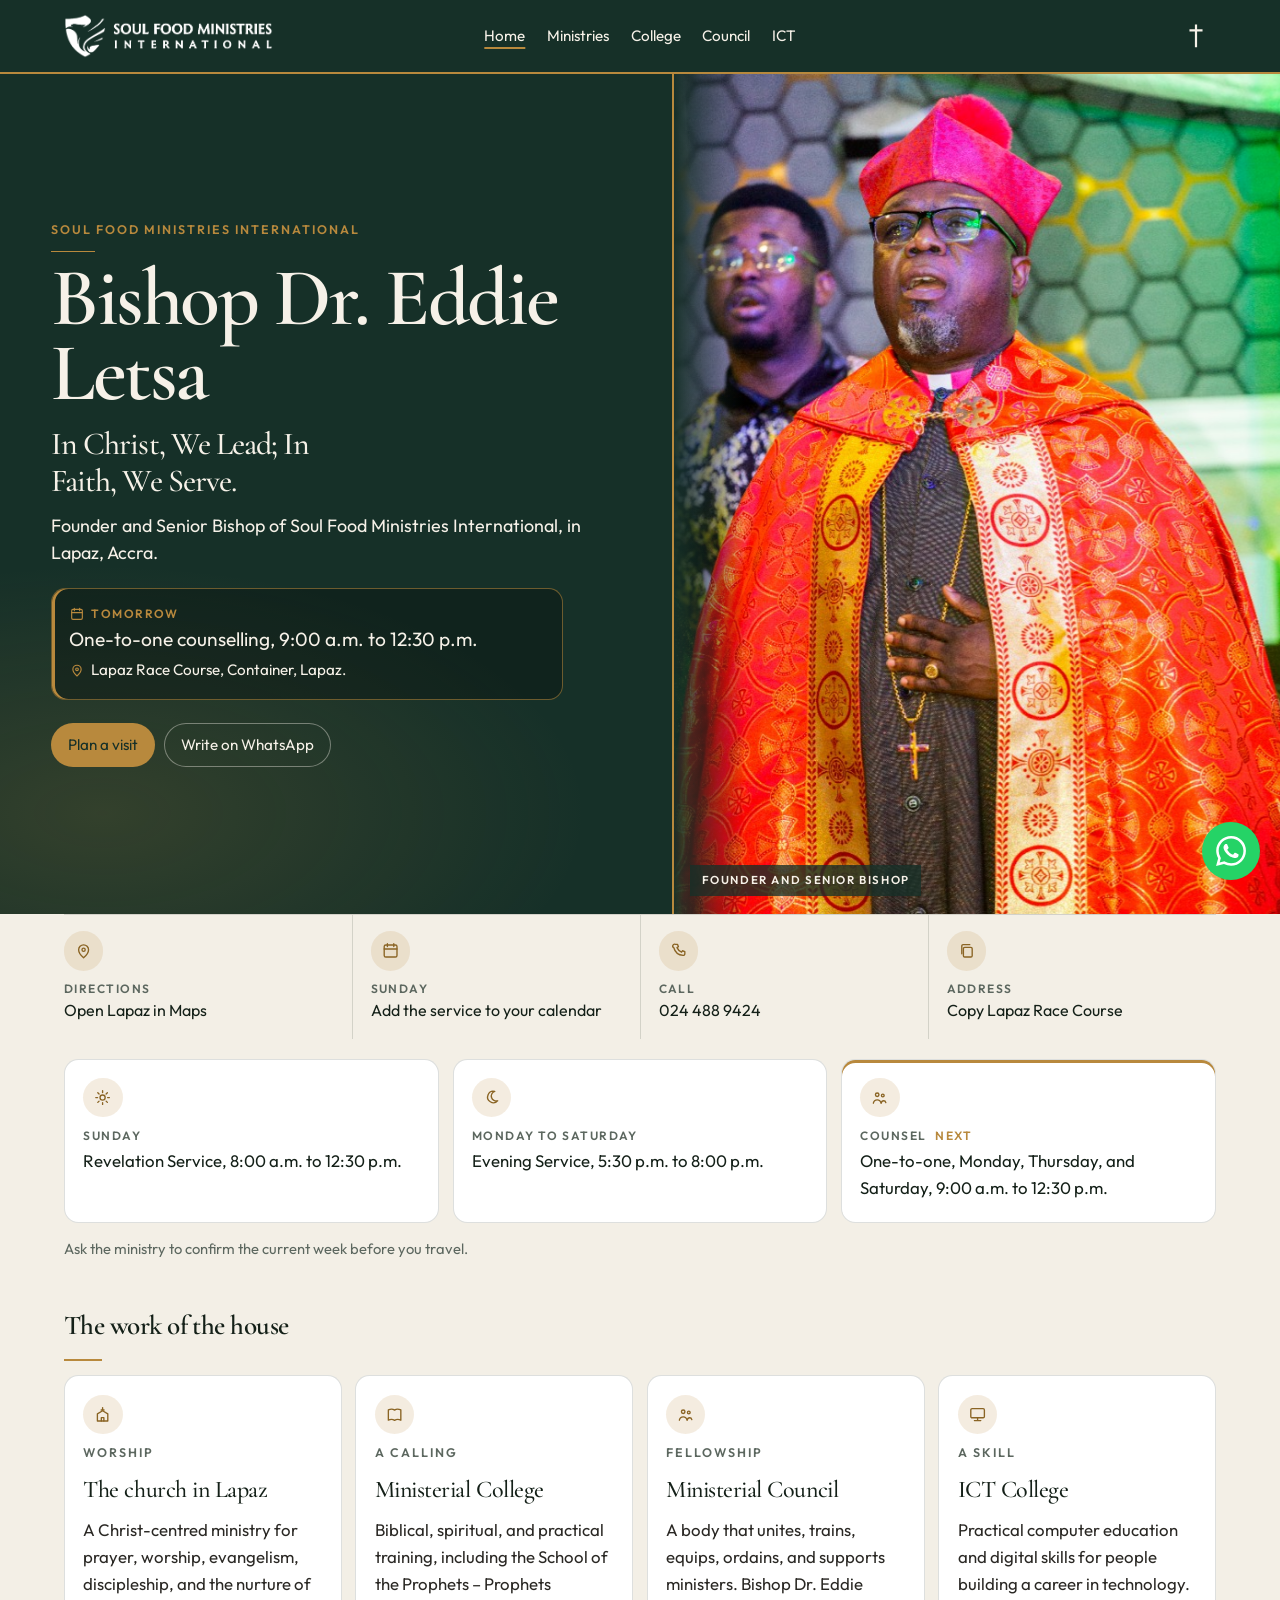
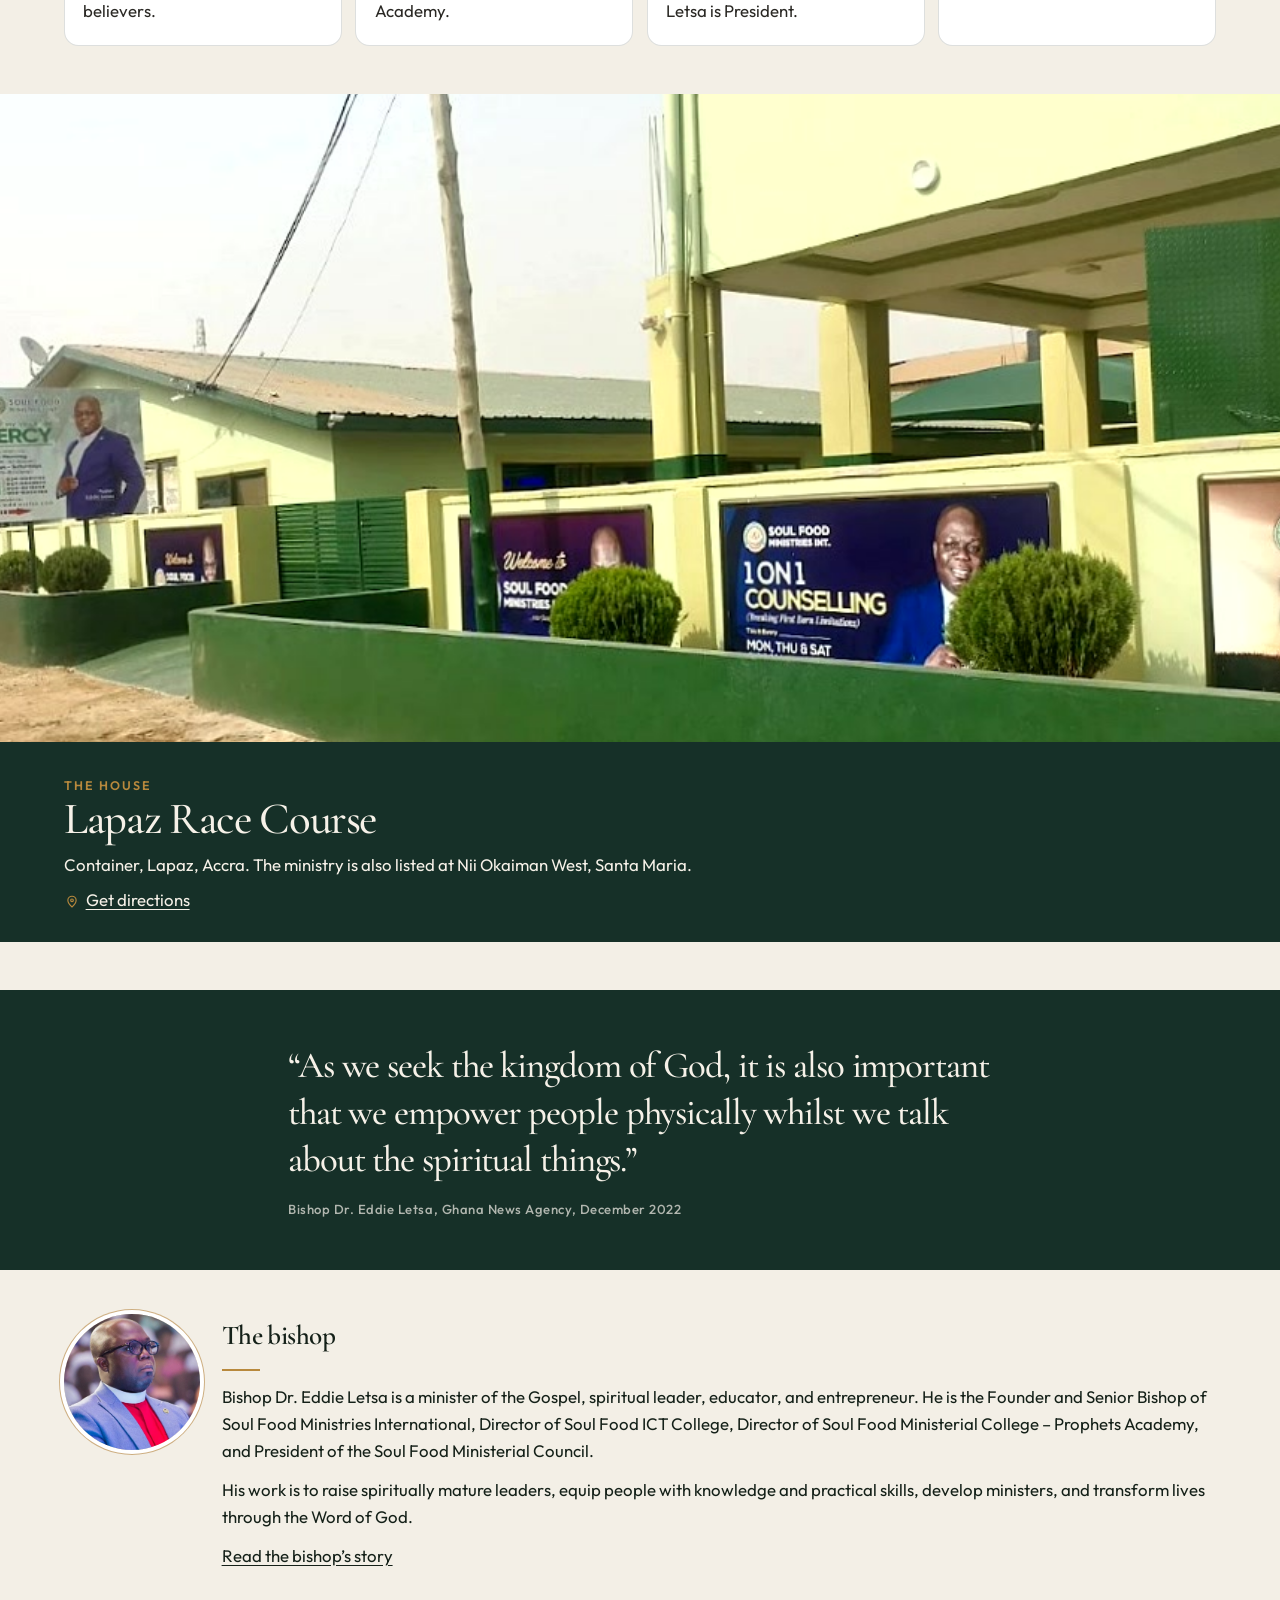
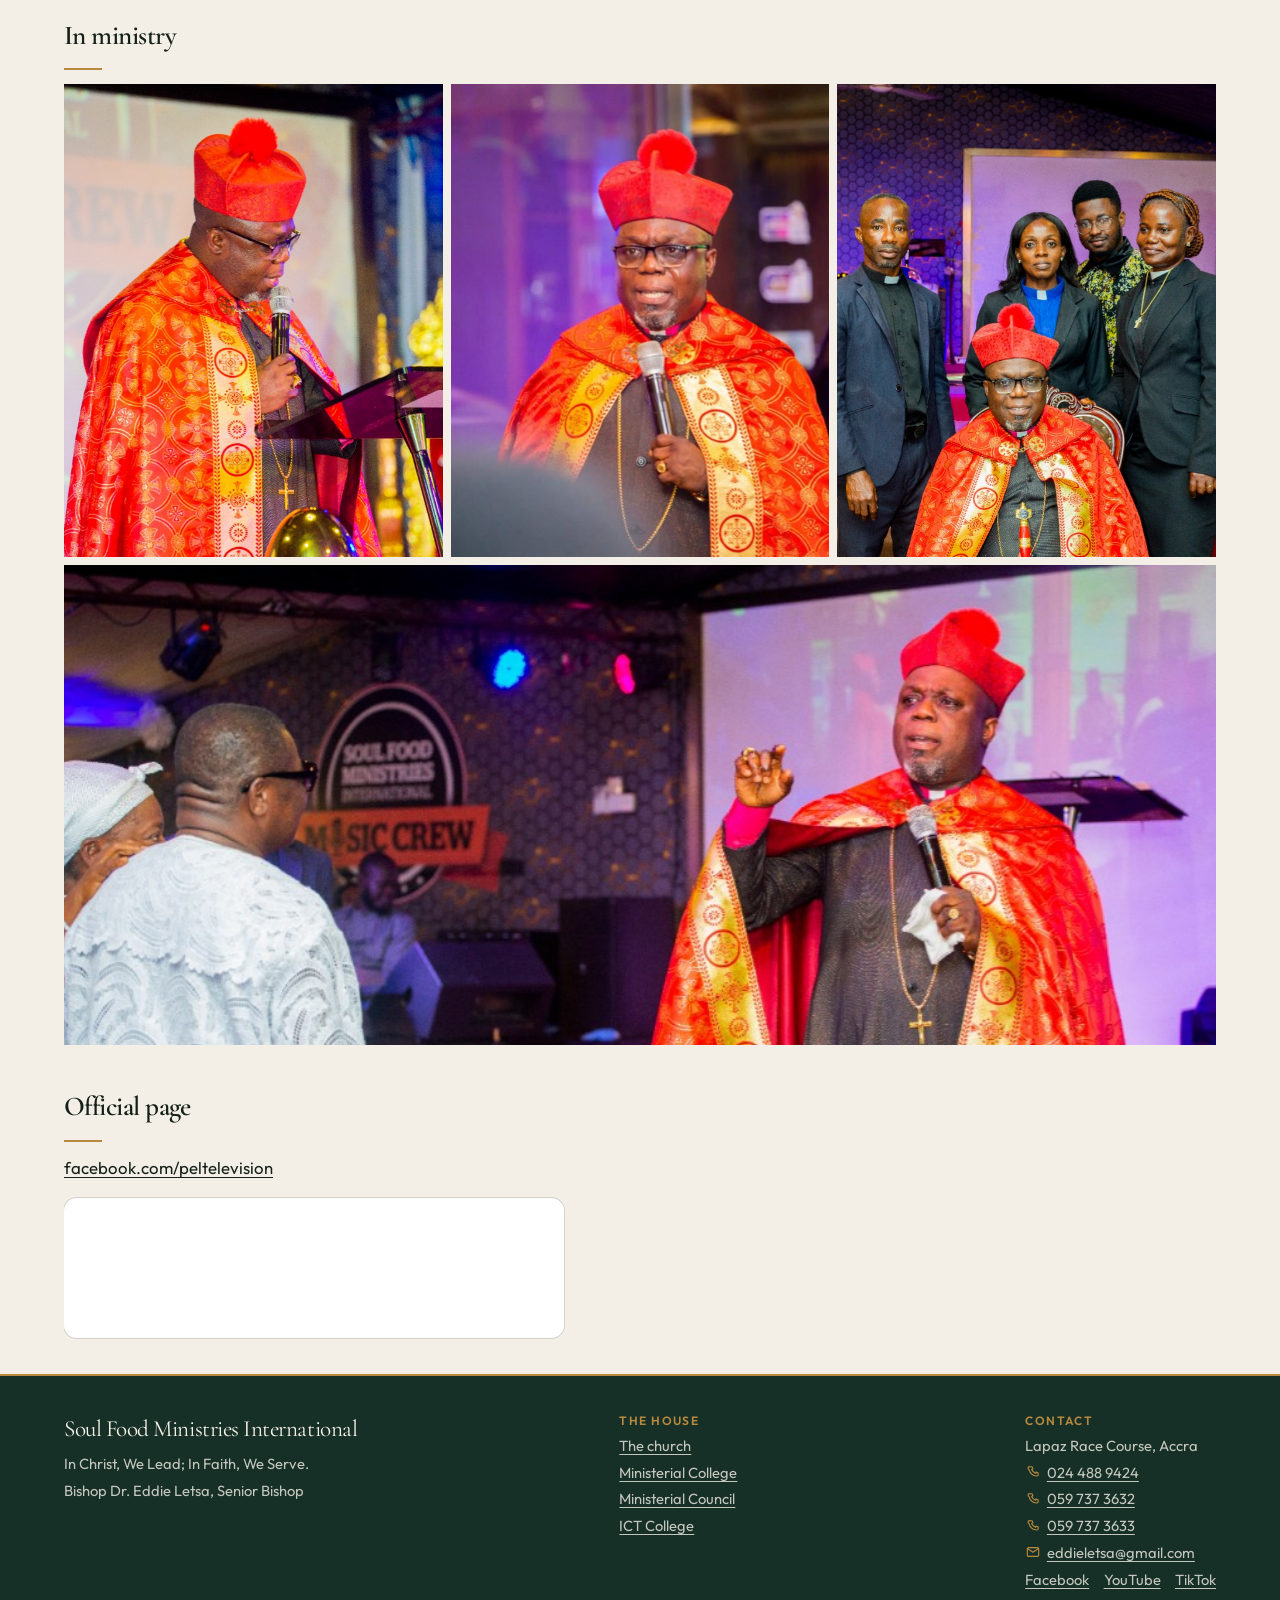
<file: index.html>
<!DOCTYPE html>
<html lang="en">
<head>
  <meta charset="utf-8">
  <meta name="viewport" content="width=device-width, initial-scale=1">
  <title>Bishop Dr. Eddie Letsa — Soul Food Ministries</title>
  <meta name="description" content="Bishop Dr. Eddie Letsa, Founder and Senior Bishop of Soul Food Ministries International in Lapaz, Accra. Worship, ministerial college, ministerial council, and ICT training.">
  <meta name="theme-color" content="#163028">
  <link rel="icon" href="favicon.svg" type="image/svg+xml">
  <link rel="preconnect" href="https://fonts.googleapis.com">
  <link rel="preconnect" href="https://fonts.gstatic.com" crossorigin>
  <link href="https://fonts.googleapis.com/css2?family=Cormorant+Garamond:wght@500;600;700&family=Outfit:wght@400;500;600&display=swap" rel="stylesheet">
  <link rel="stylesheet" href="css/site.css">
</head>
<body>
  <header class="topnav">
    <div class="topnav-inner">
      <a class="logo" href="index.html"><img src="images/logo.png" alt="Soul Food Ministries International"></a>
      <nav class="site-nav" id="site-nav" aria-label="Primary">
        <a href="index.html" aria-current="page">Home</a>
        <a href="ministries.html">Ministries</a>
        <a href="college.html">College</a>
        <a href="council.html">Council</a>
        <a href="ict.html">ICT</a>
      </nav>
      <div class="nav-tools">
        <span class="cross" aria-hidden="true"><svg viewBox="0 0 24 36" width="16" height="24"><path fill="currentColor" d="M10.35.6h3.3V8h8.15v3.3H13.65v23.5h-3.3V11.3H2.2V8h8.15z"/></svg></span>
        <button class="menu-toggle" type="button" aria-expanded="false" aria-controls="site-nav">Menu</button>
      </div>
    </div>
  </header>

  <main>
    <section class="stage">
      <div class="stage-copy">
        <p class="eyebrow">Soul Food Ministries International</p>
        <h1>Bishop Dr. Eddie Letsa</h1>
        <p class="motto-line">In Christ, We Lead; In Faith, We Serve.</p>
        <p class="lede">Founder and Senior Bishop of Soul Food Ministries International, in Lapaz, Accra.</p>
        <div class="service-card" aria-live="polite">
          <p class="kicker-row"><span class="glyph" aria-hidden="true"><svg><use href="images/icons.svg#calendar"/></svg></span><span data-next-kicker>This Sunday</span></p>
          <p class="service-detail" data-next-detail>Revelation Service, 8:00 a.m. to 12:30 p.m.</p>
          <p class="place"><span class="glyph" aria-hidden="true"><svg><use href="images/icons.svg#pin"/></svg></span>Lapaz Race Course, Container, Lapaz.</p>
        </div>
        <div class="actions">
          <a class="button" href="#visit">Plan a visit</a>
          <button class="button quiet" type="button" data-wa-open>Write on WhatsApp</button>
        </div>
      </div>
      <figure class="stage-photo">
        <img src="images/08.jpg" alt="Bishop Dr. Eddie Letsa in red vestments.">
        <figcaption>Founder and Senior Bishop</figcaption>
      </figure>
    </section>

    <section class="plan" id="visit" aria-label="Plan a visit">
      <a class="plan-item" href="https://www.google.com/maps/search/?api=1&amp;query=Lapaz%20Race%20Course%2C%20Container%2C%20Lapaz%2C%20Accra" target="_blank" rel="noopener noreferrer">
        <span class="ico" aria-hidden="true"><svg><use href="images/icons.svg#pin"/></svg></span>
        <span class="plan-kicker">Directions</span>
        <span class="plan-name">Open Lapaz in Maps</span>
      </a>
      <a class="plan-item" data-calendar="service" href="https://calendar.google.com/calendar/render?action=TEMPLATE&amp;text=Revelation%20Service%20%E2%80%94%20Soul%20Food%20Ministries&amp;ctz=Africa%2FAccra&amp;location=Lapaz%20Race%20Course%2C%20Container%2C%20Lapaz%2C%20Accra&amp;details=Sunday%2C%208%3A00%20a.m.%20to%2012%3A30%20p.m.%20Ask%20the%20ministry%20to%20confirm%20the%20current%20week.&amp;recur=RRULE%3AFREQ%3DWEEKLY%3BBYDAY%3DSU">
        <span class="ico" aria-hidden="true"><svg><use href="images/icons.svg#calendar"/></svg></span>
        <span class="plan-kicker">Sunday</span>
        <span class="plan-name">Add the service to your calendar</span>
      </a>
      <a class="plan-item" href="tel:+233244889424">
        <span class="ico" aria-hidden="true"><svg><use href="images/icons.svg#phone"/></svg></span>
        <span class="plan-kicker">Call</span>
        <span class="plan-name">024 488 9424</span>
      </a>
      <button class="plan-item" type="button" data-copy>
        <span class="ico" aria-hidden="true"><svg><use href="images/icons.svg#copy"/></svg></span>
        <span class="plan-kicker">Address</span>
        <span class="plan-name" data-copy-label>Copy Lapaz Race Course</span>
      </button>
    </section>

    <section class="times" aria-label="Service times">
      <article data-gathering="sunday">
        <span class="ico" aria-hidden="true"><svg><use href="images/icons.svg#sun"/></svg></span>
        <h2>Sunday</h2>
        <p>Revelation Service, 8:00 a.m. to 12:30 p.m.</p>
      </article>
      <article data-gathering="evening">
        <span class="ico" aria-hidden="true"><svg><use href="images/icons.svg#moon"/></svg></span>
        <h2>Monday to Saturday</h2>
        <p>Evening Service, 5:30 p.m. to 8:00 p.m.</p>
      </article>
      <article data-gathering="counsel">
        <span class="ico" aria-hidden="true"><svg><use href="images/icons.svg#people"/></svg></span>
        <h2>Counsel</h2>
        <p>One-to-one, Monday, Thursday, and Saturday, 9:00 a.m. to 12:30 p.m.</p>
      </article>
    </section>
    <p class="confirm">Ask the ministry to confirm the current week before you travel.</p>

    <section class="band">
      <h2>The work of the house</h2>
      <div class="works quad">
        <a class="work" href="ministries.html">
          <span class="ico" aria-hidden="true"><svg><use href="images/icons.svg#church"/></svg></span>
          <p class="eyebrow">Worship</p>
          <h3>The church in Lapaz</h3>
          <p>A Christ-centred ministry for prayer, worship, evangelism, discipleship, and the nurture of believers.</p>
        </a>
        <a class="work" href="college.html">
          <span class="ico" aria-hidden="true"><svg><use href="images/icons.svg#book"/></svg></span>
          <p class="eyebrow">A calling</p>
          <h3>Ministerial College</h3>
          <p>Biblical, spiritual, and practical training, including the School of the Prophets – Prophets Academy.</p>
        </a>
        <a class="work" href="council.html">
          <span class="ico" aria-hidden="true"><svg><use href="images/icons.svg#people"/></svg></span>
          <p class="eyebrow">Fellowship</p>
          <h3>Ministerial Council</h3>
          <p>A body that unites, trains, equips, ordains, and supports ministers. Bishop Dr. Eddie Letsa is President.</p>
        </a>
        <a class="work" href="ict.html">
          <span class="ico" aria-hidden="true"><svg><use href="images/icons.svg#screen"/></svg></span>
          <p class="eyebrow">A skill</p>
          <h3>ICT College</h3>
          <p>Practical computer education and digital skills for people building a career in technology.</p>
        </a>
      </div>
    </section>

    <section class="house">
      <figure>
        <img src="images/cover.jpg" alt="The Soul Food Ministries compound at Lapaz, with the church building and welcome banners.">
      </figure>
      <div>
        <p class="eyebrow">The house</p>
        <h2>Lapaz Race Course</h2>
        <p>Container, Lapaz, Accra. The ministry is also listed at Nii Okaiman West, Santa Maria.</p>
        <p><a href="https://www.google.com/maps/search/?api=1&amp;query=Lapaz%20Race%20Course%2C%20Container%2C%20Lapaz%2C%20Accra" target="_blank" rel="noopener noreferrer"><span class="glyph" aria-hidden="true"><svg><use href="images/icons.svg#pin"/></svg></span>Get directions</a></p>
      </div>
    </section>

    <section class="declaration">
      <blockquote>
        “As we seek the kingdom of God, it is also important that we empower people physically whilst we talk about the spiritual things.”
        <cite>Bishop Dr. Eddie Letsa, Ghana News Agency, December 2022</cite>
      </blockquote>
    </section>

    <section class="band founder-band" id="bishop">
      <img src="images/founder.jpg" alt="Bishop Dr. Eddie Letsa">
      <div>
        <h2>The bishop</h2>
        <p>Bishop Dr. Eddie Letsa is a minister of the Gospel, spiritual leader, educator, and entrepreneur. He is the Founder and Senior Bishop of Soul Food Ministries International, Director of Soul Food ICT College, Director of Soul Food Ministerial College – Prophets Academy, and President of the Soul Food Ministerial Council.</p>
        <p>His work is to raise spiritually mature leaders, equip people with knowledge and practical skills, develop ministers, and transform lives through the Word of God.</p>
        <p><a href="ministries.html#bishop">Read the bishop’s story</a></p>
      </div>
    </section>

    <section class="band">
      <h2>In ministry</h2>
      <div class="gallery">
        <img src="images/12.jpg" alt="Bishop Dr. Eddie Letsa at the lectern.">
        <img src="images/35.jpg" alt="Bishop Dr. Eddie Letsa, a close portrait.">
        <img src="images/25.jpg" alt="Bishop Dr. Eddie Letsa seated with a staff.">
        <img class="gallery-wide" src="images/20.jpg" alt="Bishop Dr. Eddie Letsa preaching, with the Soul Food music crew behind him.">
      </div>
    </section>

    <section class="facebook" aria-label="Official Facebook page">
      <h2>Official page</h2>
      <p><a href="https://www.facebook.com/peltelevision/" target="_blank" rel="noopener noreferrer">facebook.com/peltelevision</a></p>
      <iframe class="facebook-frame" title="Soul Food Ministries on Facebook" src="https://www.facebook.com/plugins/page.php?href=https%3A%2F%2Fwww.facebook.com%2Fpeltelevision%2F&tabs=timeline&width=500&height=140&small_header=false&adapt_container_width=true&hide_cover=false&show_facepile=true" height="140" loading="lazy" allow="autoplay; clipboard-write; encrypted-media; picture-in-picture; web-share" allowfullscreen></iframe>
    </section>

  </main>
  <footer class="site-foot">
    <div>
      <p class="site-foot-name">Soul Food Ministries International</p>
      <p>In Christ, We Lead; In Faith, We Serve.</p>
      <p>Bishop Dr. Eddie Letsa, Senior Bishop</p>
    </div>
    <div>
      <p class="site-foot-label">The house</p>
      <p><a href="ministries.html">The church</a></p>
      <p><a href="college.html">Ministerial College</a></p>
      <p><a href="council.html">Ministerial Council</a></p>
      <p><a href="ict.html">ICT College</a></p>
    </div>
    <div>
      <p class="site-foot-label">Contact</p>
      <p>Lapaz Race Course, Accra</p>
      <p><a href="tel:+233244889424"><span class="glyph" aria-hidden="true"><svg><use href="images/icons.svg#phone"/></svg></span>024 488 9424</a></p>
      <p><a href="tel:+233597373632"><span class="glyph" aria-hidden="true"><svg><use href="images/icons.svg#phone"/></svg></span>059 737 3632</a></p>
      <p><a href="tel:+233597373633"><span class="glyph" aria-hidden="true"><svg><use href="images/icons.svg#phone"/></svg></span>059 737 3633</a></p>
      <p><a href="mailto:eddieletsa@gmail.com"><span class="glyph" aria-hidden="true"><svg><use href="images/icons.svg#mail"/></svg></span>eddieletsa@gmail.com</a></p>
      <p class="site-foot-social">
        <a href="https://www.facebook.com/peltelevision/" target="_blank" rel="noopener noreferrer">Facebook</a>
        <a href="https://www.youtube.com/@Peltelevision" target="_blank" rel="noopener noreferrer">YouTube</a>
        <a href="https://www.tiktok.com/search?q=Bishop%20Eddie%20Letsa" target="_blank" rel="noopener noreferrer">TikTok</a>
      </p>
    </div>
  </footer>

  <button class="whatsapp" type="button" data-wa-open aria-haspopup="dialog" aria-controls="wa-form" aria-label="WhatsApp 024 488 9424">
    <svg viewBox="0 0 24 24" width="30" height="30" aria-hidden="true"><path fill="currentColor" d="M17.472 14.382c-.297-.149-1.758-.867-2.03-.967-.273-.099-.471-.148-.67.15-.197.297-.767.966-.94 1.164-.173.199-.347.223-.644.075-.297-.15-1.255-.463-2.39-1.475-.883-.788-1.48-1.761-1.653-2.059-.173-.297-.018-.458.13-.606.134-.133.298-.347.446-.52.149-.174.198-.298.298-.497.099-.198.05-.371-.025-.52-.075-.149-.669-1.612-.916-2.207-.242-.579-.487-.5-.669-.51-.173-.008-.371-.01-.57-.01-.198 0-.52.074-.792.372-.272.297-1.04 1.016-1.04 2.479 0 1.462 1.065 2.875 1.213 3.074.149.198 2.096 3.2 5.077 4.487.709.306 1.262.489 1.694.625.712.227 1.36.195 1.871.118.571-.085 1.758-.719 2.006-1.413.248-.694.248-1.289.173-1.413-.074-.124-.272-.198-.57-.347m-5.421 7.403h-.004a9.87 9.87 0 0 1-5.031-1.378l-.361-.214-3.741.982.998-3.648-.235-.374a9.86 9.86 0 0 1-1.51-5.26c.001-5.45 4.436-9.884 9.888-9.884 2.64 0 5.122 1.03 6.988 2.898a9.825 9.825 0 0 1 2.893 6.994c-.003 5.45-4.437 9.884-9.885 9.884m8.413-18.297A11.815 11.815 0 0 0 12.05 0C5.495 0 .16 5.335.157 11.892c0 2.096.547 4.142 1.588 5.945L.057 24l6.305-1.654a11.882 11.882 0 0 0 5.683 1.448h.005c6.554 0 11.89-5.335 11.893-11.893a11.821 11.821 0 0 0-3.48-8.413"/></svg>
  </button>
  <dialog class="wa-dialog" id="wa-form" aria-labelledby="wa-title">
    <form class="wa-card" method="post" action="#">
      <h2 id="wa-title">Write to the ministry</h2>
      <p>This opens WhatsApp to 024 488 9424 with your note about Soul Food Ministries.</p>
      <input type="hidden" name="topic" value="Soul Food Ministries">
      <label>Name <input name="name" required autocomplete="name"></label>
      <label>Phone <input name="phone" type="tel" required autocomplete="tel"></label>
      <label>About
        <select name="about" required>
          <option value="">Choose one</option>
          <option>Service times</option>
          <option>A visit</option>
          <option>One-to-one counselling</option>
          <option>The Ministerial College</option>
          <option>The ICT College</option>
          <option>Something else</option>
        </select>
      </label>
      <label>Message <textarea name="note" rows="3"></textarea></label>
      <div class="wa-actions">
        <button type="button" data-wa-close>Close</button>
        <button type="submit">Send on WhatsApp</button>
      </div>
    </form>
  </dialog>
  <script src="js/site.js"></script>
</body>
</html>
</file>
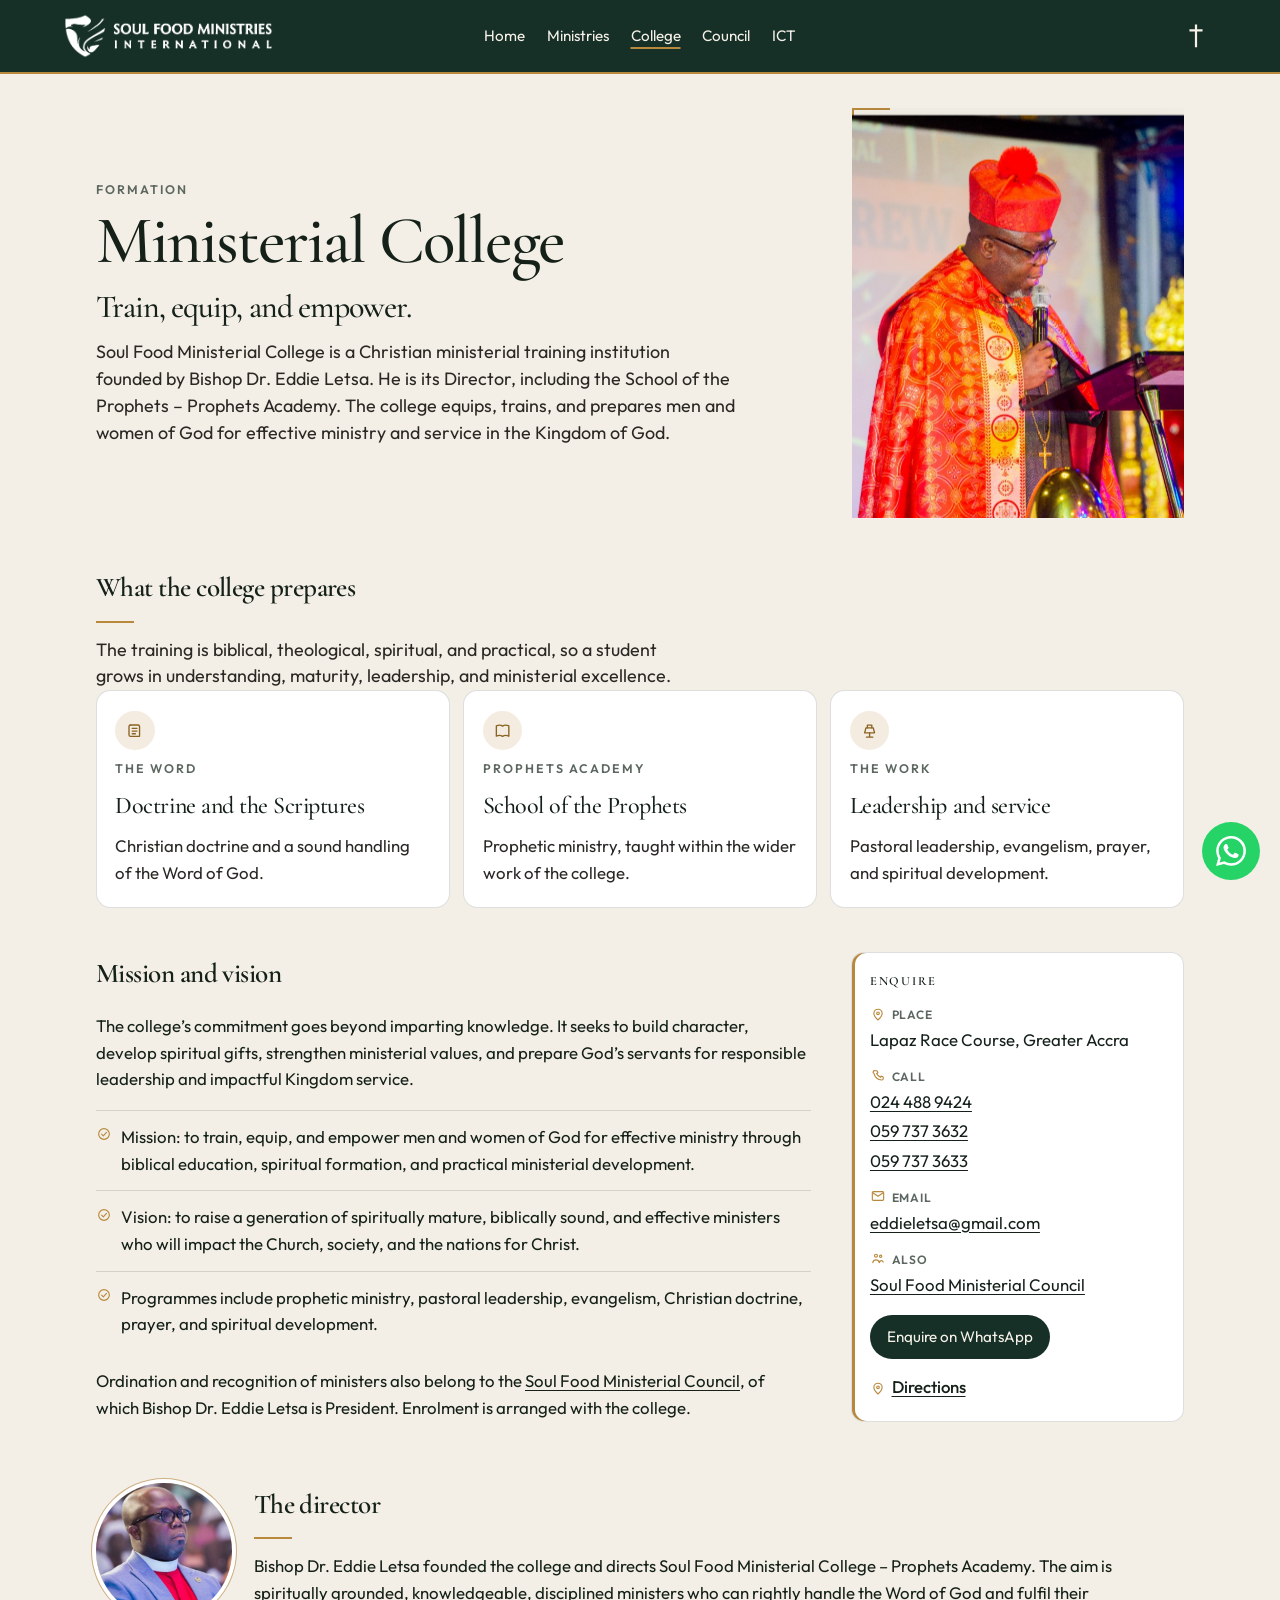
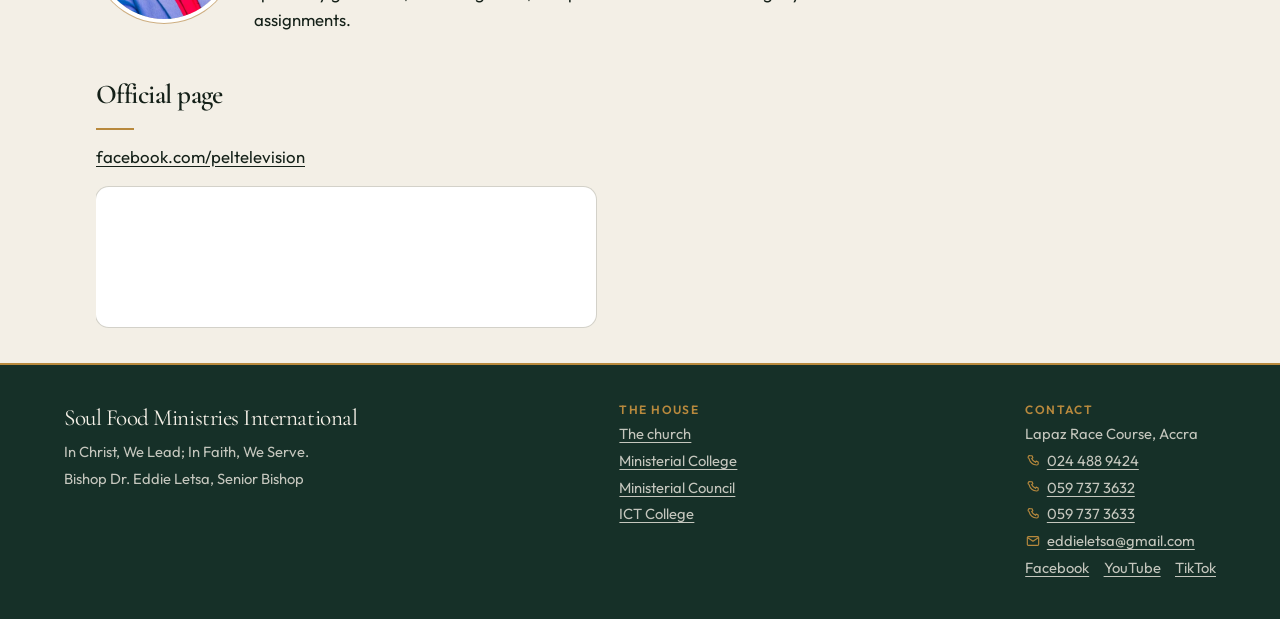
<file: college.html>
<!DOCTYPE html>
<html lang="en">
<head>
  <meta charset="utf-8">
  <meta name="viewport" content="width=device-width, initial-scale=1">
  <title>Soul Food Ministerial College — Bishop Dr. Eddie Letsa</title>
  <meta name="description" content="Soul Food Ministerial College, directed by Bishop Dr. Eddie Letsa, trains men and women for ministry, including the School of the Prophets – Prophets Academy.">
  <meta name="theme-color" content="#163028">
  <link rel="icon" href="favicon.svg" type="image/svg+xml">
  <link rel="preconnect" href="https://fonts.googleapis.com">
  <link rel="preconnect" href="https://fonts.gstatic.com" crossorigin>
  <link href="https://fonts.googleapis.com/css2?family=Cormorant+Garamond:wght@500;600;700&family=Outfit:wght@400;500;600&display=swap" rel="stylesheet">
  <link rel="stylesheet" href="css/site.css">
</head>
<body class="sub">
  <header class="topnav">
    <div class="topnav-inner">
      <a class="logo" href="index.html"><img src="images/logo.png" alt="Soul Food Ministries International"></a>
      <nav class="site-nav" id="site-nav" aria-label="Primary">
        <a href="index.html">Home</a>
        <a href="ministries.html">Ministries</a>
        <a href="college.html" aria-current="page">College</a>
        <a href="council.html">Council</a>
        <a href="ict.html">ICT</a>
      </nav>
      <div class="nav-tools">
        <span class="cross" aria-hidden="true"><svg viewBox="0 0 24 36" width="16" height="24"><path fill="currentColor" d="M10.35.6h3.3V8h8.15v3.3H13.65v23.5h-3.3V11.3H2.2V8h8.15z"/></svg></span>
        <button class="menu-toggle" type="button" aria-expanded="false" aria-controls="site-nav">Menu</button>
      </div>
    </div>
  </header>

  <main>
    <section class="page-head page-head-portrait">
      <div>
        <p class="eyebrow">Formation</p>
        <h1>Ministerial College</h1>
        <p class="motto-line">Train, equip, and empower.</p>
        <p class="lede">Soul Food Ministerial College is a Christian ministerial training institution founded by Bishop Dr. Eddie Letsa. He is its Director, including the School of the Prophets – Prophets Academy. The college equips, trains, and prepares men and women of God for effective ministry and service in the Kingdom of God.</p>
      </div>
      <figure class="portrait">
        <img src="images/12.jpg" alt="Bishop Dr. Eddie Letsa at the lectern.">
      </figure>
    </section>

    <section class="band">
      <h2>What the college prepares</h2>
      <p class="lede">The training is biblical, theological, spiritual, and practical, so a student grows in understanding, maturity, leadership, and ministerial excellence.</p>
      <div class="works">
        <article class="work">
          <span class="ico" aria-hidden="true"><svg><use href="images/icons.svg#scroll"/></svg></span>
          <p class="eyebrow">The Word</p>
          <h3>Doctrine and the Scriptures</h3>
          <p>Christian doctrine and a sound handling of the Word of God.</p>
        </article>
        <article class="work">
          <span class="ico" aria-hidden="true"><svg><use href="images/icons.svg#book"/></svg></span>
          <p class="eyebrow">Prophets Academy</p>
          <h3>School of the Prophets</h3>
          <p>Prophetic ministry, taught within the wider work of the college.</p>
        </article>
        <article class="work">
          <span class="ico" aria-hidden="true"><svg><use href="images/icons.svg#podium"/></svg></span>
          <p class="eyebrow">The work</p>
          <h3>Leadership and service</h3>
          <p>Pastoral leadership, evangelism, prayer, and spiritual development.</p>
        </article>
      </div>
    </section>

    <section class="band study">
      <div>
        <h2>Mission and vision</h2>
        <p>The college’s commitment goes beyond imparting knowledge. It seeks to build character, develop spiritual gifts, strengthen ministerial values, and prepare God’s servants for responsible leadership and impactful Kingdom service.</p>
        <ul class="syllabus">
          <li><span class="glyph" aria-hidden="true"><svg><use href="images/icons.svg#check"/></svg></span>Mission: to train, equip, and empower men and women of God for effective ministry through biblical education, spiritual formation, and practical ministerial development.</li>
          <li><span class="glyph" aria-hidden="true"><svg><use href="images/icons.svg#check"/></svg></span>Vision: to raise a generation of spiritually mature, biblically sound, and effective ministers who will impact the Church, society, and the nations for Christ.</li>
          <li><span class="glyph" aria-hidden="true"><svg><use href="images/icons.svg#check"/></svg></span>Programmes include prophetic ministry, pastoral leadership, evangelism, Christian doctrine, prayer, and spiritual development.</li>
        </ul>
        <p>Ordination and recognition of ministers also belong to the <a href="council.html">Soul Food Ministerial Council</a>, of which Bishop Dr. Eddie Letsa is President. Enrolment is arranged with the college.</p>
      </div>
      <aside class="facts">
        <h2>Enquire</h2>
        <dl>
          <dt><span class="glyph" aria-hidden="true"><svg><use href="images/icons.svg#pin"/></svg></span>Place</dt>
          <dd>Lapaz Race Course, Greater Accra</dd>
          <dt><span class="glyph" aria-hidden="true"><svg><use href="images/icons.svg#phone"/></svg></span>Call</dt>
          <dd><a href="tel:+233244889424">024 488 9424</a></dd>
          <dd><a href="tel:+233597373632">059 737 3632</a></dd>
          <dd><a href="tel:+233597373633">059 737 3633</a></dd>
          <dt><span class="glyph" aria-hidden="true"><svg><use href="images/icons.svg#mail"/></svg></span>Email</dt>
          <dd><a href="mailto:eddieletsa@gmail.com">eddieletsa@gmail.com</a></dd>
          <dt><span class="glyph" aria-hidden="true"><svg><use href="images/icons.svg#people"/></svg></span>Also</dt>
          <dd><a href="council.html">Soul Food Ministerial Council</a></dd>
        </dl>
        <p class="facts-cta"><button class="button" type="button" data-wa-open>Enquire on WhatsApp</button></p>
        <div class="fact-links">
          <a href="https://www.google.com/maps/search/?api=1&amp;query=Lapaz%20Race%20Course%2C%20Container%2C%20Lapaz%2C%20Accra" target="_blank" rel="noopener noreferrer"><span class="glyph" aria-hidden="true"><svg><use href="images/icons.svg#pin"/></svg></span>Directions</a>
        </div>
      </aside>
    </section>

    <section class="band founder-band">
      <img src="images/founder.jpg" alt="Bishop Dr. Eddie Letsa">
      <div>
        <h2>The director</h2>
        <p>Bishop Dr. Eddie Letsa founded the college and directs Soul Food Ministerial College – Prophets Academy. The aim is spiritually grounded, knowledgeable, disciplined ministers who can rightly handle the Word of God and fulfil their assignments.</p>
      </div>
    </section>
    <section class="facebook" aria-label="Official Facebook page">
      <h2>Official page</h2>
      <p><a href="https://www.facebook.com/peltelevision/" target="_blank" rel="noopener noreferrer">facebook.com/peltelevision</a></p>
      <iframe class="facebook-frame" title="Soul Food Ministries on Facebook" src="https://www.facebook.com/plugins/page.php?href=https%3A%2F%2Fwww.facebook.com%2Fpeltelevision%2F&tabs=timeline&width=500&height=140&small_header=false&adapt_container_width=true&hide_cover=false&show_facepile=true" height="140" loading="lazy" allow="autoplay; clipboard-write; encrypted-media; picture-in-picture; web-share" allowfullscreen></iframe>
    </section>
  </main>
  <footer class="site-foot">
    <div>
      <p class="site-foot-name">Soul Food Ministries International</p>
      <p>In Christ, We Lead; In Faith, We Serve.</p>
      <p>Bishop Dr. Eddie Letsa, Senior Bishop</p>
    </div>
    <div>
      <p class="site-foot-label">The house</p>
      <p><a href="ministries.html">The church</a></p>
      <p><a href="college.html">Ministerial College</a></p>
      <p><a href="council.html">Ministerial Council</a></p>
      <p><a href="ict.html">ICT College</a></p>
    </div>
    <div>
      <p class="site-foot-label">Contact</p>
      <p>Lapaz Race Course, Accra</p>
      <p><a href="tel:+233244889424"><span class="glyph" aria-hidden="true"><svg><use href="images/icons.svg#phone"/></svg></span>024 488 9424</a></p>
      <p><a href="tel:+233597373632"><span class="glyph" aria-hidden="true"><svg><use href="images/icons.svg#phone"/></svg></span>059 737 3632</a></p>
      <p><a href="tel:+233597373633"><span class="glyph" aria-hidden="true"><svg><use href="images/icons.svg#phone"/></svg></span>059 737 3633</a></p>
      <p><a href="mailto:eddieletsa@gmail.com"><span class="glyph" aria-hidden="true"><svg><use href="images/icons.svg#mail"/></svg></span>eddieletsa@gmail.com</a></p>
      <p class="site-foot-social">
        <a href="https://www.facebook.com/peltelevision/" target="_blank" rel="noopener noreferrer">Facebook</a>
        <a href="https://www.youtube.com/@Peltelevision" target="_blank" rel="noopener noreferrer">YouTube</a>
        <a href="https://www.tiktok.com/search?q=Bishop%20Eddie%20Letsa" target="_blank" rel="noopener noreferrer">TikTok</a>
      </p>
    </div>
  </footer>
  <button class="whatsapp" type="button" data-wa-open aria-haspopup="dialog" aria-controls="wa-form" aria-label="WhatsApp 024 488 9424">
    <svg viewBox="0 0 24 24" width="30" height="30" aria-hidden="true"><path fill="currentColor" d="M17.472 14.382c-.297-.149-1.758-.867-2.03-.967-.273-.099-.471-.148-.67.15-.197.297-.767.966-.94 1.164-.173.199-.347.223-.644.075-.297-.15-1.255-.463-2.39-1.475-.883-.788-1.48-1.761-1.653-2.059-.173-.297-.018-.458.13-.606.134-.133.298-.347.446-.52.149-.174.198-.298.298-.497.099-.198.05-.371-.025-.52-.075-.149-.669-1.612-.916-2.207-.242-.579-.487-.5-.669-.51-.173-.008-.371-.01-.57-.01-.198 0-.52.074-.792.372-.272.297-1.04 1.016-1.04 2.479 0 1.462 1.065 2.875 1.213 3.074.149.198 2.096 3.2 5.077 4.487.709.306 1.262.489 1.694.625.712.227 1.36.195 1.871.118.571-.085 1.758-.719 2.006-1.413.248-.694.248-1.289.173-1.413-.074-.124-.272-.198-.57-.347m-5.421 7.403h-.004a9.87 9.87 0 0 1-5.031-1.378l-.361-.214-3.741.982.998-3.648-.235-.374a9.86 9.86 0 0 1-1.51-5.26c.001-5.45 4.436-9.884 9.888-9.884 2.64 0 5.122 1.03 6.988 2.898a9.825 9.825 0 0 1 2.893 6.994c-.003 5.45-4.437 9.884-9.885 9.884m8.413-18.297A11.815 11.815 0 0 0 12.05 0C5.495 0 .16 5.335.157 11.892c0 2.096.547 4.142 1.588 5.945L.057 24l6.305-1.654a11.882 11.882 0 0 0 5.683 1.448h.005c6.554 0 11.89-5.335 11.893-11.893a11.821 11.821 0 0 0-3.48-8.413"/></svg>
  </button>
  <dialog class="wa-dialog" id="wa-form" aria-labelledby="wa-title">
    <form class="wa-card" method="post" action="#">
      <h2 id="wa-title">Enquire about the college</h2>
      <p>This opens WhatsApp to 024 488 9424 with your note about the Ministerial College.</p>
      <input type="hidden" name="topic" value="Soul Food Ministerial College">
      <label>Name <input name="name" required autocomplete="name"></label>
      <label>Phone <input name="phone" type="tel" required autocomplete="tel"></label>
      <label>School
        <select name="about" required>
          <option value="">Choose one</option>
          <option>Prophetic ministry</option>
          <option>School of the Prophets – Prophets Academy</option>
          <option>Pastoral leadership</option>
          <option>Evangelism</option>
          <option>Christian doctrine</option>
          <option>Prayer and spiritual development</option>
          <option>Not sure yet</option>
        </select>
      </label>
      <label>Message <textarea name="note" rows="3"></textarea></label>
      <div class="wa-actions">
        <button type="button" data-wa-close>Close</button>
        <button type="submit">Send on WhatsApp</button>
      </div>
    </form>
  </dialog>
  <script src="js/site.js"></script>
</body>
</html>
</file>
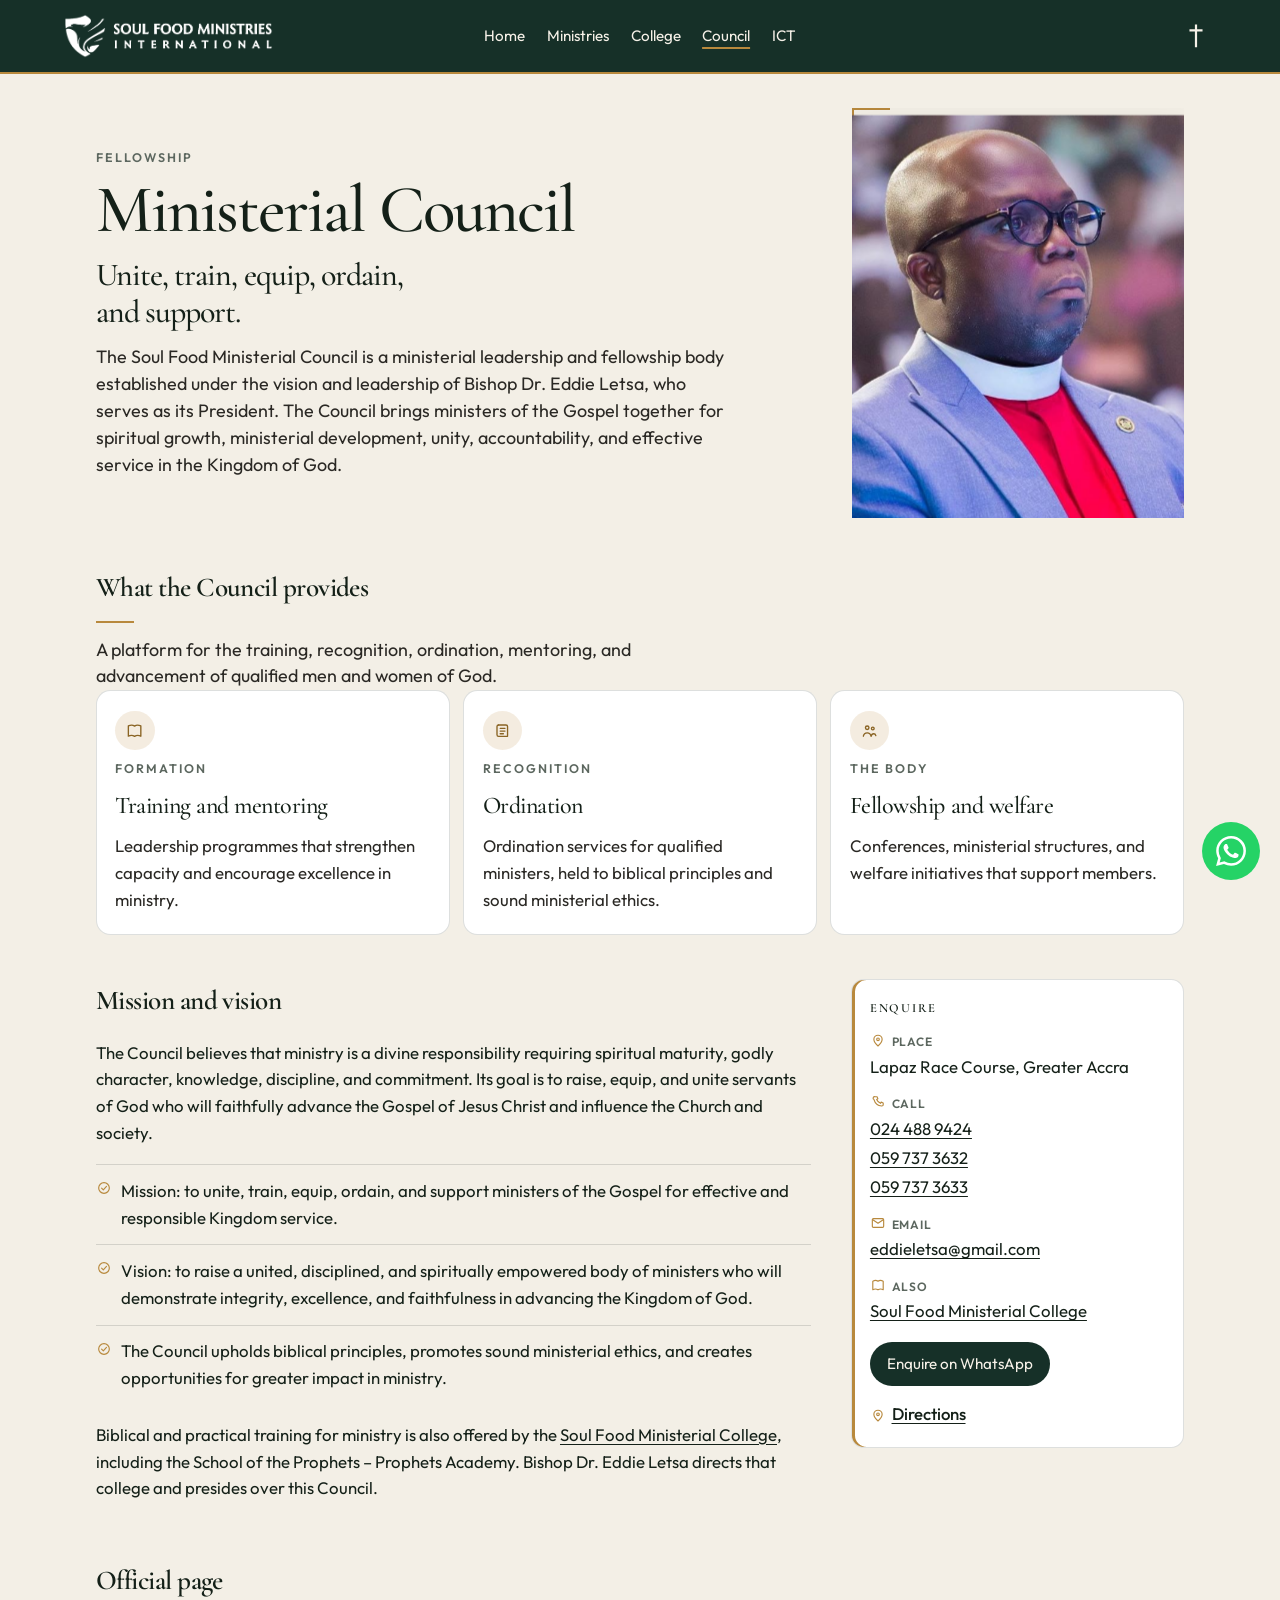
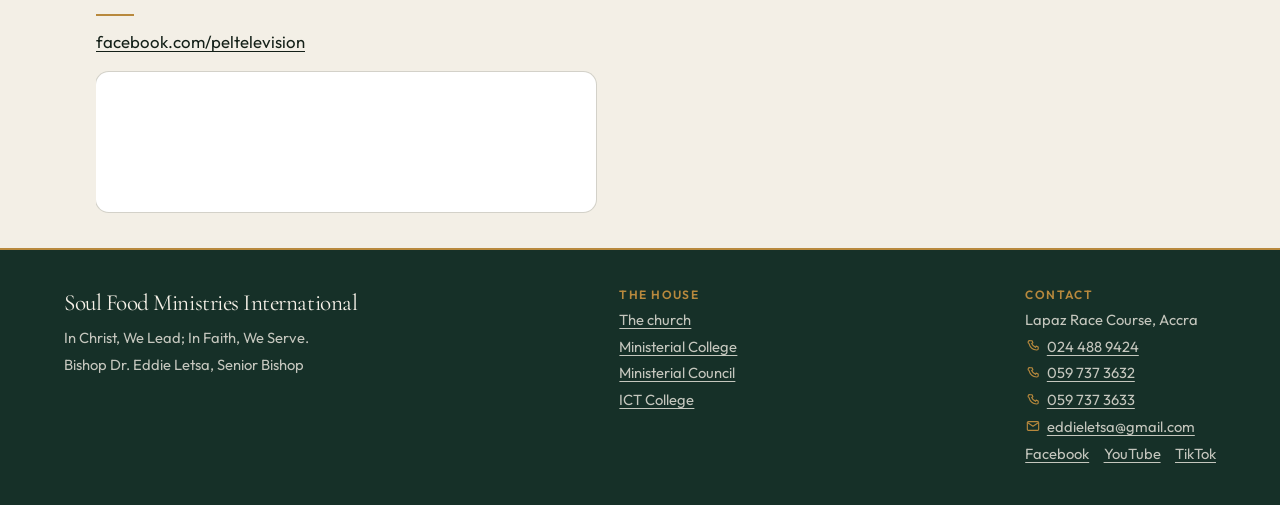
<file: council.html>
<!DOCTYPE html>
<html lang="en">
<head>
  <meta charset="utf-8">
  <meta name="viewport" content="width=device-width, initial-scale=1">
  <title>Soul Food Ministerial Council — Bishop Dr. Eddie Letsa</title>
  <meta name="description" content="The Soul Food Ministerial Council unites, trains, equips, ordains, and supports ministers. Bishop Dr. Eddie Letsa is President.">
  <meta name="theme-color" content="#163028">
  <link rel="icon" href="favicon.svg" type="image/svg+xml">
  <link rel="preconnect" href="https://fonts.googleapis.com">
  <link rel="preconnect" href="https://fonts.gstatic.com" crossorigin>
  <link href="https://fonts.googleapis.com/css2?family=Cormorant+Garamond:wght@500;600;700&family=Outfit:wght@400;500;600&display=swap" rel="stylesheet">
  <link rel="stylesheet" href="css/site.css">
</head>
<body class="sub">
  <header class="topnav">
    <div class="topnav-inner">
      <a class="logo" href="index.html"><img src="images/logo.png" alt="Soul Food Ministries International"></a>
      <nav class="site-nav" id="site-nav" aria-label="Primary">
        <a href="index.html">Home</a>
        <a href="ministries.html">Ministries</a>
        <a href="college.html">College</a>
        <a href="council.html" aria-current="page">Council</a>
        <a href="ict.html">ICT</a>
      </nav>
      <div class="nav-tools">
        <span class="cross" aria-hidden="true"><svg viewBox="0 0 24 36" width="16" height="24"><path fill="currentColor" d="M10.35.6h3.3V8h8.15v3.3H13.65v23.5h-3.3V11.3H2.2V8h8.15z"/></svg></span>
        <button class="menu-toggle" type="button" aria-expanded="false" aria-controls="site-nav">Menu</button>
      </div>
    </div>
  </header>

  <main>
    <section class="page-head page-head-portrait">
      <div>
        <p class="eyebrow">Fellowship</p>
        <h1>Ministerial Council</h1>
        <p class="motto-line">Unite, train, equip, ordain, and support.</p>
        <p class="lede">The Soul Food Ministerial Council is a ministerial leadership and fellowship body established under the vision and leadership of Bishop Dr. Eddie Letsa, who serves as its President. The Council brings ministers of the Gospel together for spiritual growth, ministerial development, unity, accountability, and effective service in the Kingdom of God.</p>
      </div>
      <figure class="portrait">
        <img src="images/founder.jpg" alt="Bishop Dr. Eddie Letsa, President of the Soul Food Ministerial Council.">
      </figure>
    </section>

    <section class="band">
      <h2>What the Council provides</h2>
      <p class="lede">A platform for the training, recognition, ordination, mentoring, and advancement of qualified men and women of God.</p>
      <div class="works">
        <article class="work">
          <span class="ico" aria-hidden="true"><svg><use href="images/icons.svg#book"/></svg></span>
          <p class="eyebrow">Formation</p>
          <h3>Training and mentoring</h3>
          <p>Leadership programmes that strengthen capacity and encourage excellence in ministry.</p>
        </article>
        <article class="work">
          <span class="ico" aria-hidden="true"><svg><use href="images/icons.svg#scroll"/></svg></span>
          <p class="eyebrow">Recognition</p>
          <h3>Ordination</h3>
          <p>Ordination services for qualified ministers, held to biblical principles and sound ministerial ethics.</p>
        </article>
        <article class="work">
          <span class="ico" aria-hidden="true"><svg><use href="images/icons.svg#people"/></svg></span>
          <p class="eyebrow">The body</p>
          <h3>Fellowship and welfare</h3>
          <p>Conferences, ministerial structures, and welfare initiatives that support members.</p>
        </article>
      </div>
    </section>

    <section class="band study">
      <div>
        <h2>Mission and vision</h2>
        <p>The Council believes that ministry is a divine responsibility requiring spiritual maturity, godly character, knowledge, discipline, and commitment. Its goal is to raise, equip, and unite servants of God who will faithfully advance the Gospel of Jesus Christ and influence the Church and society.</p>
        <ul class="syllabus">
          <li><span class="glyph" aria-hidden="true"><svg><use href="images/icons.svg#check"/></svg></span>Mission: to unite, train, equip, ordain, and support ministers of the Gospel for effective and responsible Kingdom service.</li>
          <li><span class="glyph" aria-hidden="true"><svg><use href="images/icons.svg#check"/></svg></span>Vision: to raise a united, disciplined, and spiritually empowered body of ministers who will demonstrate integrity, excellence, and faithfulness in advancing the Kingdom of God.</li>
          <li><span class="glyph" aria-hidden="true"><svg><use href="images/icons.svg#check"/></svg></span>The Council upholds biblical principles, promotes sound ministerial ethics, and creates opportunities for greater impact in ministry.</li>
        </ul>
        <p>Biblical and practical training for ministry is also offered by the <a href="college.html">Soul Food Ministerial College</a>, including the School of the Prophets – Prophets Academy. Bishop Dr. Eddie Letsa directs that college and presides over this Council.</p>
      </div>
      <aside class="facts">
        <h2>Enquire</h2>
        <dl>
          <dt><span class="glyph" aria-hidden="true"><svg><use href="images/icons.svg#pin"/></svg></span>Place</dt>
          <dd>Lapaz Race Course, Greater Accra</dd>
          <dt><span class="glyph" aria-hidden="true"><svg><use href="images/icons.svg#phone"/></svg></span>Call</dt>
          <dd><a href="tel:+233244889424">024 488 9424</a></dd>
          <dd><a href="tel:+233597373632">059 737 3632</a></dd>
          <dd><a href="tel:+233597373633">059 737 3633</a></dd>
          <dt><span class="glyph" aria-hidden="true"><svg><use href="images/icons.svg#mail"/></svg></span>Email</dt>
          <dd><a href="mailto:eddieletsa@gmail.com">eddieletsa@gmail.com</a></dd>
          <dt><span class="glyph" aria-hidden="true"><svg><use href="images/icons.svg#book"/></svg></span>Also</dt>
          <dd><a href="college.html">Soul Food Ministerial College</a></dd>
        </dl>
        <p class="facts-cta"><button class="button" type="button" data-wa-open>Enquire on WhatsApp</button></p>
        <div class="fact-links">
          <a href="https://www.google.com/maps/search/?api=1&amp;query=Lapaz%20Race%20Course%2C%20Container%2C%20Lapaz%2C%20Accra" target="_blank" rel="noopener noreferrer"><span class="glyph" aria-hidden="true"><svg><use href="images/icons.svg#pin"/></svg></span>Directions</a>
        </div>
      </aside>
    </section>

    <section class="facebook" aria-label="Official Facebook page">
      <h2>Official page</h2>
      <p><a href="https://www.facebook.com/peltelevision/" target="_blank" rel="noopener noreferrer">facebook.com/peltelevision</a></p>
      <iframe class="facebook-frame" title="Soul Food Ministries on Facebook" src="https://www.facebook.com/plugins/page.php?href=https%3A%2F%2Fwww.facebook.com%2Fpeltelevision%2F&tabs=timeline&width=500&height=140&small_header=false&adapt_container_width=true&hide_cover=false&show_facepile=true" height="140" loading="lazy" allow="autoplay; clipboard-write; encrypted-media; picture-in-picture; web-share" allowfullscreen></iframe>
    </section>
  </main>
  <footer class="site-foot">
    <div>
      <p class="site-foot-name">Soul Food Ministries International</p>
      <p>In Christ, We Lead; In Faith, We Serve.</p>
      <p>Bishop Dr. Eddie Letsa, Senior Bishop</p>
    </div>
    <div>
      <p class="site-foot-label">The house</p>
      <p><a href="ministries.html">The church</a></p>
      <p><a href="college.html">Ministerial College</a></p>
      <p><a href="council.html">Ministerial Council</a></p>
      <p><a href="ict.html">ICT College</a></p>
    </div>
    <div>
      <p class="site-foot-label">Contact</p>
      <p>Lapaz Race Course, Accra</p>
      <p><a href="tel:+233244889424"><span class="glyph" aria-hidden="true"><svg><use href="images/icons.svg#phone"/></svg></span>024 488 9424</a></p>
      <p><a href="tel:+233597373632"><span class="glyph" aria-hidden="true"><svg><use href="images/icons.svg#phone"/></svg></span>059 737 3632</a></p>
      <p><a href="tel:+233597373633"><span class="glyph" aria-hidden="true"><svg><use href="images/icons.svg#phone"/></svg></span>059 737 3633</a></p>
      <p><a href="mailto:eddieletsa@gmail.com"><span class="glyph" aria-hidden="true"><svg><use href="images/icons.svg#mail"/></svg></span>eddieletsa@gmail.com</a></p>
      <p class="site-foot-social">
        <a href="https://www.facebook.com/peltelevision/" target="_blank" rel="noopener noreferrer">Facebook</a>
        <a href="https://www.youtube.com/@Peltelevision" target="_blank" rel="noopener noreferrer">YouTube</a>
        <a href="https://www.tiktok.com/search?q=Bishop%20Eddie%20Letsa" target="_blank" rel="noopener noreferrer">TikTok</a>
      </p>
    </div>
  </footer>
  <button class="whatsapp" type="button" data-wa-open aria-haspopup="dialog" aria-controls="wa-form" aria-label="WhatsApp 024 488 9424">
    <svg viewBox="0 0 24 24" width="30" height="30" aria-hidden="true"><path fill="currentColor" d="M17.472 14.382c-.297-.149-1.758-.867-2.03-.967-.273-.099-.471-.148-.67.15-.197.297-.767.966-.94 1.164-.173.199-.347.223-.644.075-.297-.15-1.255-.463-2.39-1.475-.883-.788-1.48-1.761-1.653-2.059-.173-.297-.018-.458.13-.606.134-.133.298-.347.446-.52.149-.174.198-.298.298-.497.099-.198.05-.371-.025-.52-.075-.149-.669-1.612-.916-2.207-.242-.579-.487-.5-.669-.51-.173-.008-.371-.01-.57-.01-.198 0-.52.074-.792.372-.272.297-1.04 1.016-1.04 2.479 0 1.462 1.065 2.875 1.213 3.074.149.198 2.096 3.2 5.077 4.487.709.306 1.262.489 1.694.625.712.227 1.36.195 1.871.118.571-.085 1.758-.719 2.006-1.413.248-.694.248-1.289.173-1.413-.074-.124-.272-.198-.57-.347m-5.421 7.403h-.004a9.87 9.87 0 0 1-5.031-1.378l-.361-.214-3.741.982.998-3.648-.235-.374a9.86 9.86 0 0 1-1.51-5.26c.001-5.45 4.436-9.884 9.888-9.884 2.64 0 5.122 1.03 6.988 2.898a9.825 9.825 0 0 1 2.893 6.994c-.003 5.45-4.437 9.884-9.885 9.884m8.413-18.297A11.815 11.815 0 0 0 12.05 0C5.495 0 .16 5.335.157 11.892c0 2.096.547 4.142 1.588 5.945L.057 24l6.305-1.654a11.882 11.882 0 0 0 5.683 1.448h.005c6.554 0 11.89-5.335 11.893-11.893a11.821 11.821 0 0 0-3.48-8.413"/></svg>
  </button>
  <dialog class="wa-dialog" id="wa-form" aria-labelledby="wa-title">
    <form class="wa-card" method="post" action="#">
      <h2 id="wa-title">Enquire about the Council</h2>
      <p>This opens WhatsApp to 024 488 9424 with your note about the Soul Food Ministerial Council.</p>
      <input type="hidden" name="topic" value="Soul Food Ministerial Council">
      <label>Name <input name="name" required autocomplete="name"></label>
      <label>Phone <input name="phone" type="tel" required autocomplete="tel"></label>
      <label>Interest
        <select name="about" required>
          <option value="">Choose one</option>
          <option>Training and mentoring</option>
          <option>Recognition and ordination</option>
          <option>Conferences</option>
          <option>Welfare</option>
          <option>Not sure yet</option>
        </select>
      </label>
      <label>Message <textarea name="note" rows="3"></textarea></label>
      <div class="wa-actions">
        <button type="button" data-wa-close>Close</button>
        <button type="submit">Send on WhatsApp</button>
      </div>
    </form>
  </dialog>
  <script src="js/site.js"></script>
</body>
</html>
</file>
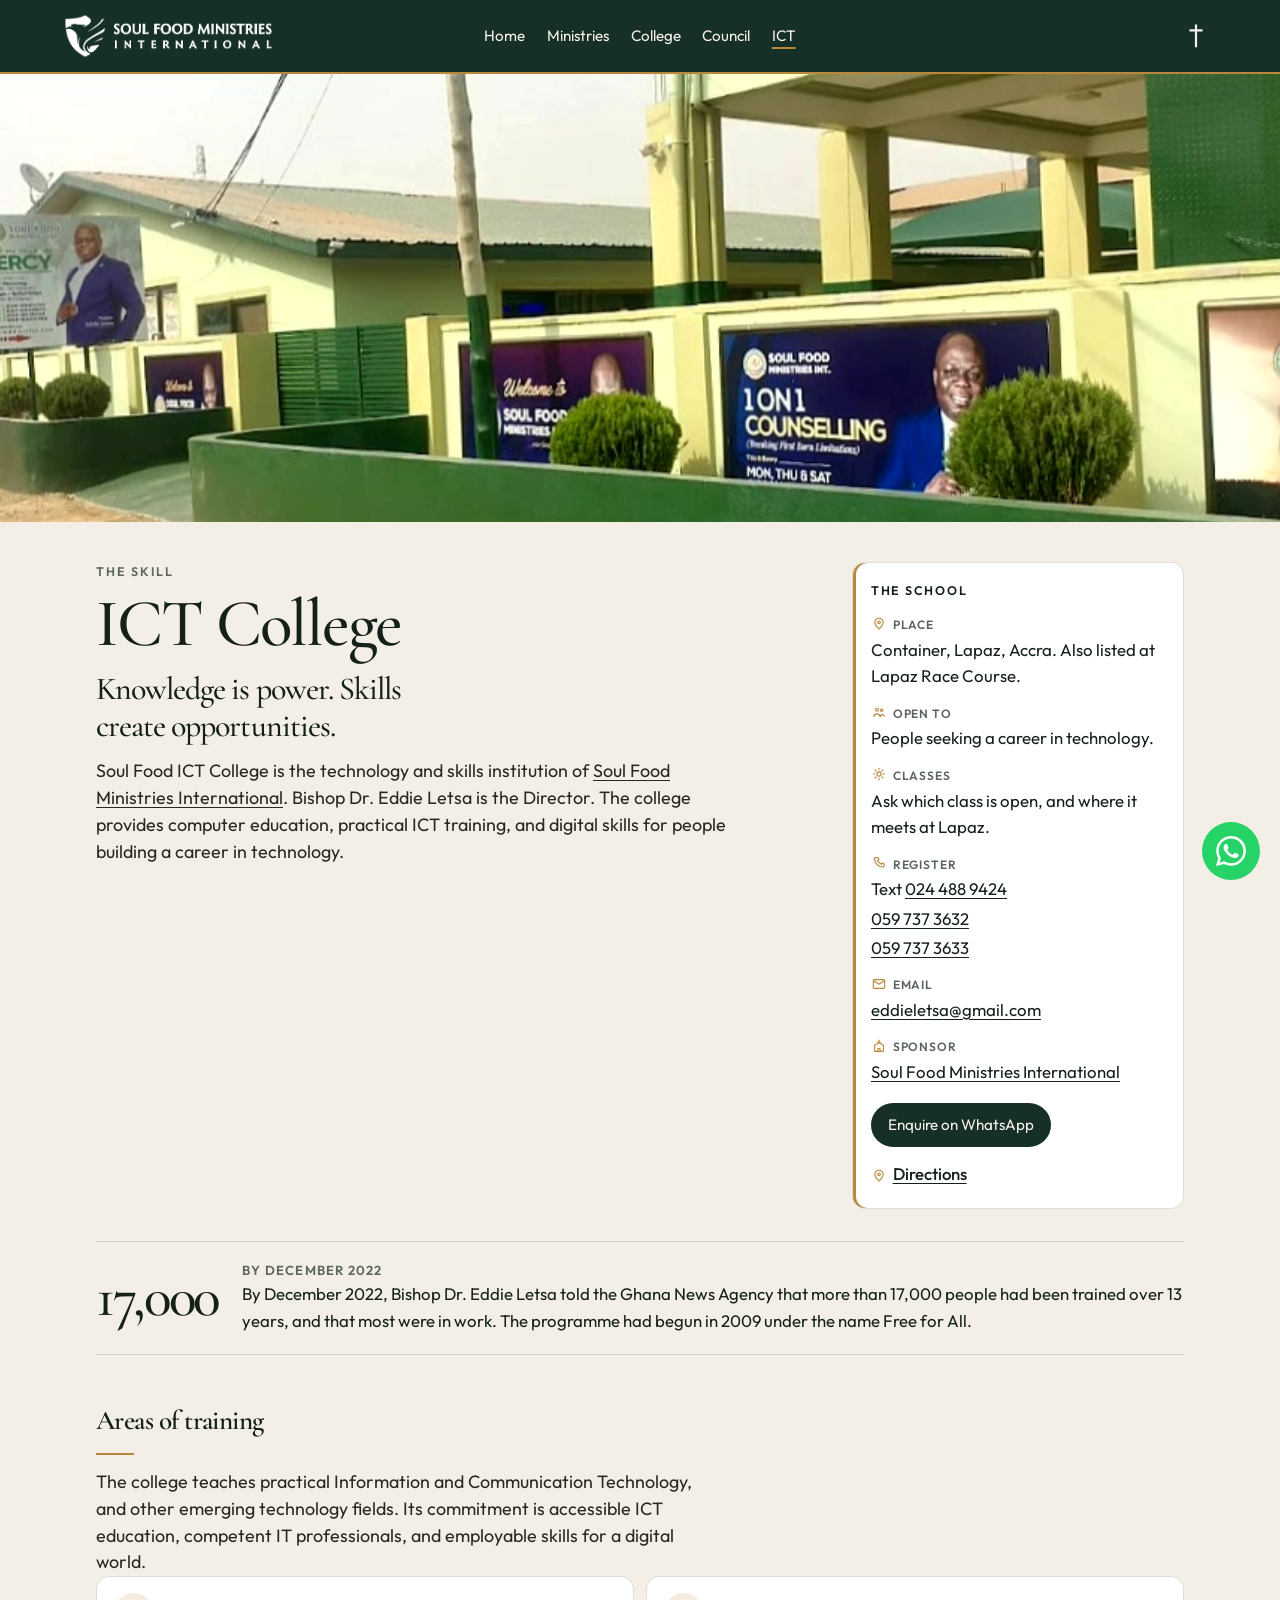
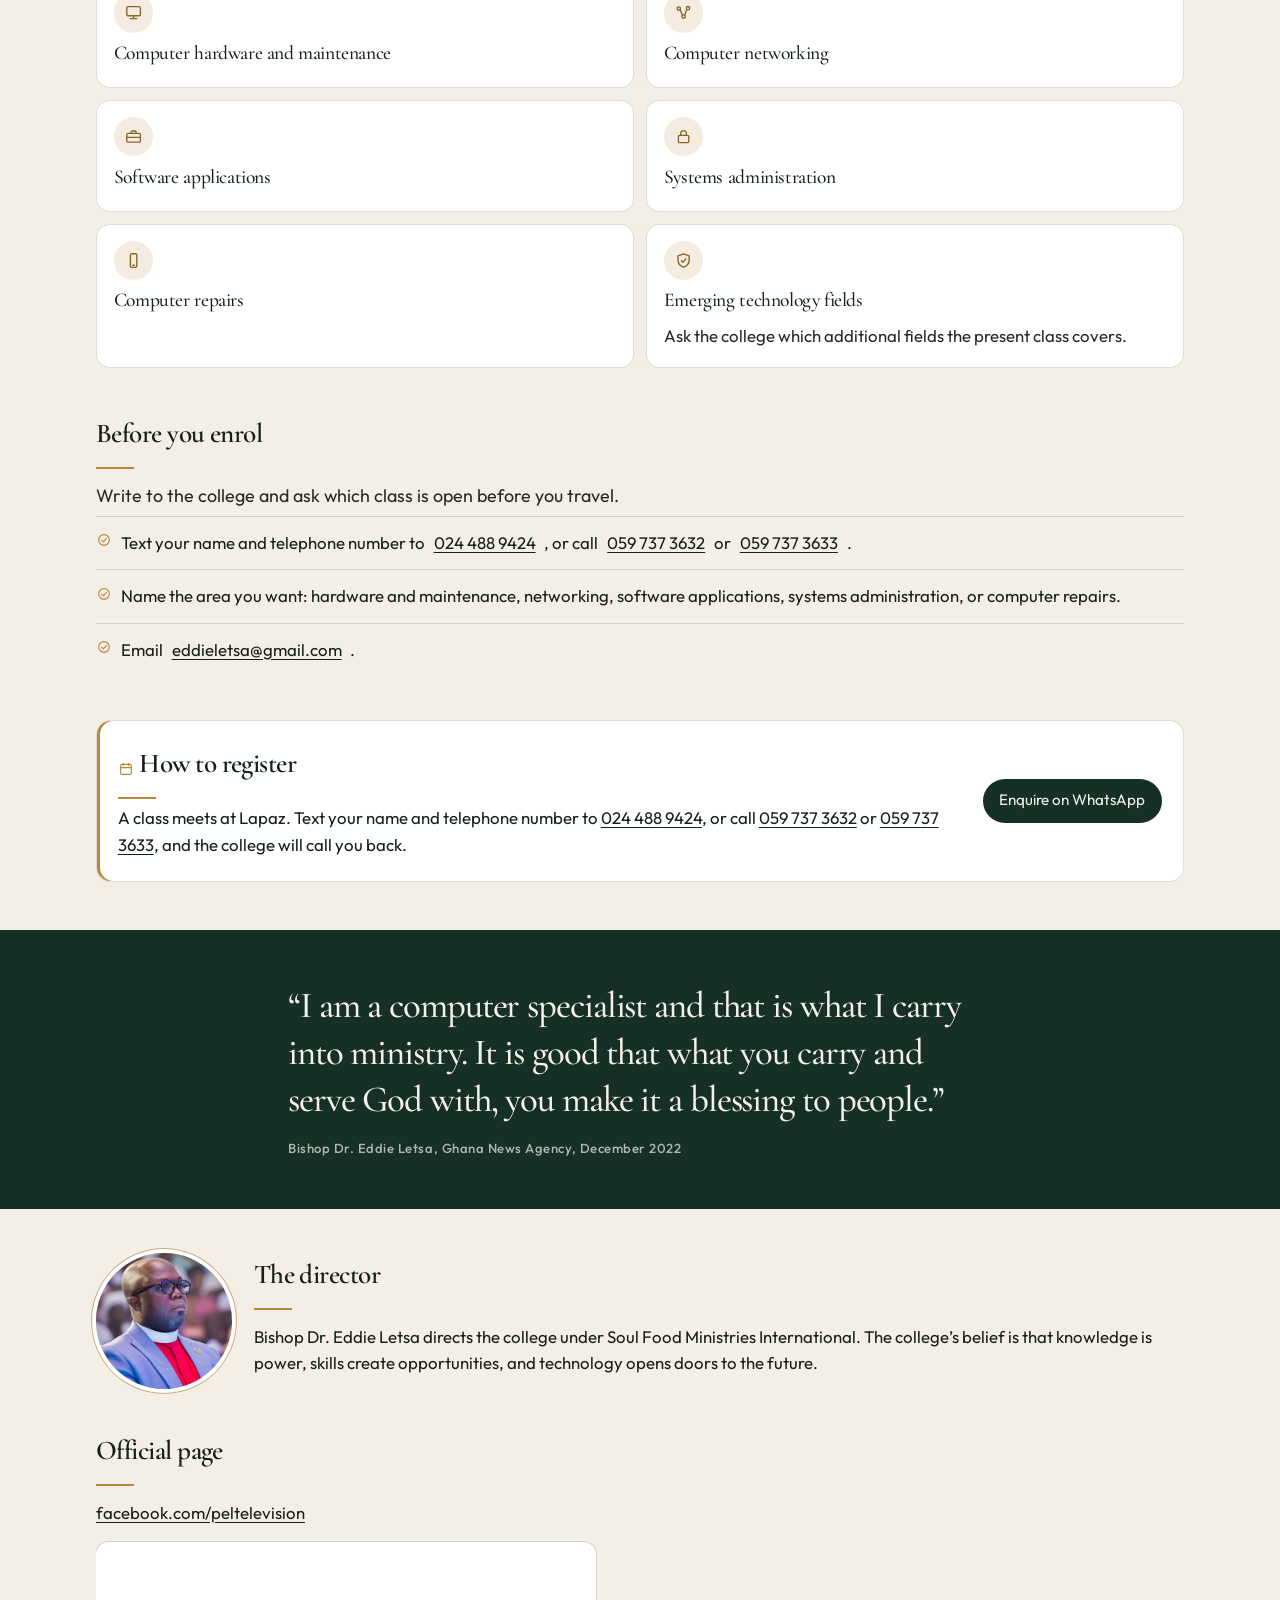
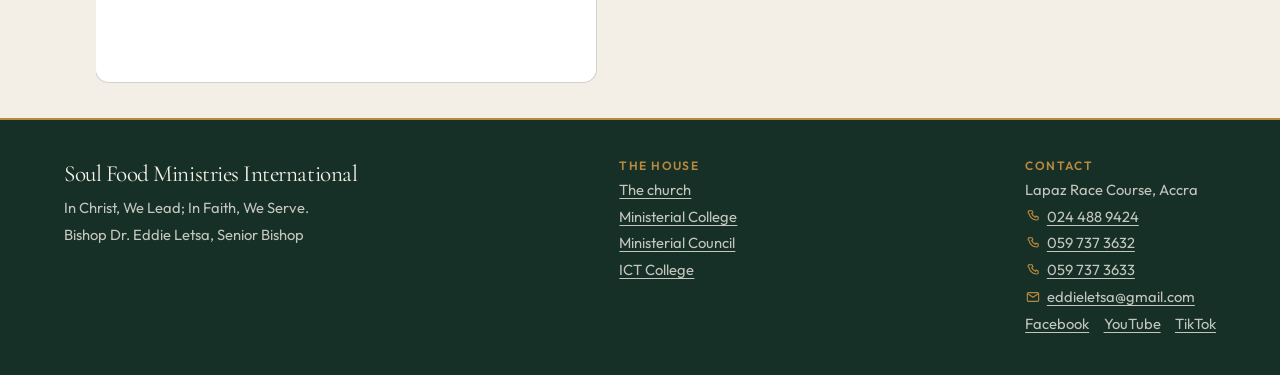
<file: ict.html>
<!DOCTYPE html>
<html lang="en">
<head>
  <meta charset="utf-8">
  <meta name="viewport" content="width=device-width, initial-scale=1">
  <title>Soul Food ICT College — Bishop Dr. Eddie Letsa</title>
  <meta name="description" content="Soul Food ICT College, directed by Bishop Dr. Eddie Letsa, offers practical training in computer hardware, networking, software, systems administration, and repairs.">
  <meta name="theme-color" content="#163028">
  <link rel="icon" href="favicon.svg" type="image/svg+xml">
  <link rel="preconnect" href="https://fonts.googleapis.com">
  <link rel="preconnect" href="https://fonts.gstatic.com" crossorigin>
  <link href="https://fonts.googleapis.com/css2?family=Cormorant+Garamond:wght@500;600;700&family=Outfit:wght@400;500;600&display=swap" rel="stylesheet">
  <link rel="stylesheet" href="css/site.css">
</head>
<body class="sub">
  <header class="topnav">
    <div class="topnav-inner">
      <a class="logo" href="index.html"><img src="images/logo.png" alt="Soul Food Ministries International"></a>
      <nav class="site-nav" id="site-nav" aria-label="Primary">
        <a href="index.html">Home</a>
        <a href="ministries.html">Ministries</a>
        <a href="college.html">College</a>
        <a href="council.html">Council</a>
        <a href="ict.html" aria-current="page">ICT</a>
      </nav>
      <div class="nav-tools">
        <span class="cross" aria-hidden="true"><svg viewBox="0 0 24 36" width="16" height="24"><path fill="currentColor" d="M10.35.6h3.3V8h8.15v3.3H13.65v23.5h-3.3V11.3H2.2V8h8.15z"/></svg></span>
        <button class="menu-toggle" type="button" aria-expanded="false" aria-controls="site-nav">Menu</button>
      </div>
    </div>
  </header>

  <main>
    <div class="sheet-hero bleed">
      <img src="images/cover.jpg" alt="The Soul Food Ministries compound, with the church building and welcome banners">
    </div>
    <section class="page-head">
      <div>
        <p class="eyebrow">The skill</p>
        <h1>ICT College</h1>
        <p class="motto-line">Knowledge is power. Skills create opportunities.</p>
        <p class="lede">Soul Food ICT College is the technology and skills institution of <a href="ministries.html">Soul Food Ministries International</a>. Bishop Dr. Eddie Letsa is the Director. The college provides computer education, practical ICT training, and digital skills for people building a career in technology.</p>
      </div>
      <aside class="facts">
        <h2>The school</h2>
        <dl>
          <dt><span class="glyph" aria-hidden="true"><svg><use href="images/icons.svg#pin"/></svg></span>Place</dt>
          <dd>Container, Lapaz, Accra. Also listed at Lapaz Race Course.</dd>
          <dt><span class="glyph" aria-hidden="true"><svg><use href="images/icons.svg#people"/></svg></span>Open to</dt>
          <dd>People seeking a career in technology.</dd>
          <dt><span class="glyph" aria-hidden="true"><svg><use href="images/icons.svg#sun"/></svg></span>Classes</dt>
          <dd>Ask which class is open, and where it meets at Lapaz.</dd>
          <dt><span class="glyph" aria-hidden="true"><svg><use href="images/icons.svg#phone"/></svg></span>Register</dt>
          <dd>Text <a href="tel:+233244889424">024 488 9424</a></dd>
          <dd><a href="tel:+233597373632">059 737 3632</a></dd>
          <dd><a href="tel:+233597373633">059 737 3633</a></dd>
          <dt><span class="glyph" aria-hidden="true"><svg><use href="images/icons.svg#mail"/></svg></span>Email</dt>
          <dd><a href="mailto:eddieletsa@gmail.com">eddieletsa@gmail.com</a></dd>
          <dt><span class="glyph" aria-hidden="true"><svg><use href="images/icons.svg#church"/></svg></span>Sponsor</dt>
          <dd><a href="ministries.html">Soul Food Ministries International</a></dd>
        </dl>
        <p class="facts-cta"><button class="button" type="button" data-wa-open>Enquire on WhatsApp</button></p>
        <div class="fact-links">
          <a href="https://www.google.com/maps/search/?api=1&amp;query=Lapaz%20Race%20Course%2C%20Container%2C%20Lapaz%2C%20Accra" target="_blank" rel="noopener noreferrer"><span class="glyph" aria-hidden="true"><svg><use href="images/icons.svg#pin"/></svg></span>Directions</a>
        </div>
      </aside>
    </section>

    <section class="record">
      <p class="record-figure">17,000</p>
      <div>
        <p class="record-note">By December 2022</p>
        <p>By December 2022, Bishop Dr. Eddie Letsa told the Ghana News Agency that more than 17,000 people had been trained over 13 years, and that most were in work. The programme had begun in 2009 under the name Free for All.</p>
      </div>
    </section>

    <section class="band">
      <h2>Areas of training</h2>
      <p class="lede">The college teaches practical Information and Communication Technology, and other emerging technology fields. Its commitment is accessible ICT education, competent IT professionals, and employable skills for a digital world.</p>
      <div class="courses">
        <article>
          <span class="ico" aria-hidden="true"><svg><use href="images/icons.svg#screen"/></svg></span>
          <h3>Computer hardware and maintenance</h3>
        </article>
        <article>
          <span class="ico" aria-hidden="true"><svg><use href="images/icons.svg#nodes"/></svg></span>
          <h3>Computer networking</h3>
        </article>
        <article>
          <span class="ico" aria-hidden="true"><svg><use href="images/icons.svg#case"/></svg></span>
          <h3>Software applications</h3>
        </article>
        <article>
          <span class="ico" aria-hidden="true"><svg><use href="images/icons.svg#lock"/></svg></span>
          <h3>Systems administration</h3>
        </article>
        <article>
          <span class="ico" aria-hidden="true"><svg><use href="images/icons.svg#device"/></svg></span>
          <h3>Computer repairs</h3>
        </article>
        <article>
          <span class="ico" aria-hidden="true"><svg><use href="images/icons.svg#shield"/></svg></span>
          <h3>Emerging technology fields</h3>
          <p>Ask the college which additional fields the present class covers.</p>
        </article>
      </div>
    </section>

    <section class="band">
      <h2>Before you enrol</h2>
      <p class="lede">Write to the college and ask which class is open before you travel.</p>
      <ul class="syllabus">
        <li><span class="glyph" aria-hidden="true"><svg><use href="images/icons.svg#check"/></svg></span>Text your name and telephone number to <a href="tel:+233244889424">024 488 9424</a>, or call <a href="tel:+233597373632">059 737 3632</a> or <a href="tel:+233597373633">059 737 3633</a>.</li>
        <li><span class="glyph" aria-hidden="true"><svg><use href="images/icons.svg#check"/></svg></span>Name the area you want: hardware and maintenance, networking, software applications, systems administration, or computer repairs.</li>
        <li><span class="glyph" aria-hidden="true"><svg><use href="images/icons.svg#check"/></svg></span>Email <a href="mailto:eddieletsa@gmail.com">eddieletsa@gmail.com</a>.</li>
      </ul>
    </section>

    <section class="band">
      <div class="register">
        <div>
          <h2><span class="glyph" aria-hidden="true"><svg><use href="images/icons.svg#calendar"/></svg></span>How to register</h2>
          <p>A class meets at Lapaz. Text your name and telephone number to <a href="tel:+233244889424">024 488 9424</a>, or call <a href="tel:+233597373632">059 737 3632</a> or <a href="tel:+233597373633">059 737 3633</a>, and the college will call you back.</p>
        </div>
        <div class="actions">
          <button class="button" type="button" data-wa-open>Enquire on WhatsApp</button>
        </div>
      </div>
    </section>

    <section class="declaration">
      <blockquote>
        “I am a computer specialist and that is what I carry into ministry. It is good that what you carry and serve God with, you make it a blessing to people.”
        <cite>Bishop Dr. Eddie Letsa, Ghana News Agency, December 2022</cite>
      </blockquote>
    </section>

    <section class="band founder-band">
      <img src="images/founder.jpg" alt="Bishop Dr. Eddie Letsa">
      <div>
        <h2>The director</h2>
        <p>Bishop Dr. Eddie Letsa directs the college under Soul Food Ministries International. The college’s belief is that knowledge is power, skills create opportunities, and technology opens doors to the future.</p>
      </div>
    </section>
    <section class="facebook" aria-label="Official Facebook page">
      <h2>Official page</h2>
      <p><a href="https://www.facebook.com/peltelevision/" target="_blank" rel="noopener noreferrer">facebook.com/peltelevision</a></p>
      <iframe class="facebook-frame" title="Soul Food Ministries on Facebook" src="https://www.facebook.com/plugins/page.php?href=https%3A%2F%2Fwww.facebook.com%2Fpeltelevision%2F&tabs=timeline&width=500&height=140&small_header=false&adapt_container_width=true&hide_cover=false&show_facepile=true" height="140" loading="lazy" allow="autoplay; clipboard-write; encrypted-media; picture-in-picture; web-share" allowfullscreen></iframe>
    </section>
  </main>
  <footer class="site-foot">
    <div>
      <p class="site-foot-name">Soul Food Ministries International</p>
      <p>In Christ, We Lead; In Faith, We Serve.</p>
      <p>Bishop Dr. Eddie Letsa, Senior Bishop</p>
    </div>
    <div>
      <p class="site-foot-label">The house</p>
      <p><a href="ministries.html">The church</a></p>
      <p><a href="college.html">Ministerial College</a></p>
      <p><a href="council.html">Ministerial Council</a></p>
      <p><a href="ict.html">ICT College</a></p>
    </div>
    <div>
      <p class="site-foot-label">Contact</p>
      <p>Lapaz Race Course, Accra</p>
      <p><a href="tel:+233244889424"><span class="glyph" aria-hidden="true"><svg><use href="images/icons.svg#phone"/></svg></span>024 488 9424</a></p>
      <p><a href="tel:+233597373632"><span class="glyph" aria-hidden="true"><svg><use href="images/icons.svg#phone"/></svg></span>059 737 3632</a></p>
      <p><a href="tel:+233597373633"><span class="glyph" aria-hidden="true"><svg><use href="images/icons.svg#phone"/></svg></span>059 737 3633</a></p>
      <p><a href="mailto:eddieletsa@gmail.com"><span class="glyph" aria-hidden="true"><svg><use href="images/icons.svg#mail"/></svg></span>eddieletsa@gmail.com</a></p>
      <p class="site-foot-social">
        <a href="https://www.facebook.com/peltelevision/" target="_blank" rel="noopener noreferrer">Facebook</a>
        <a href="https://www.youtube.com/@Peltelevision" target="_blank" rel="noopener noreferrer">YouTube</a>
        <a href="https://www.tiktok.com/search?q=Bishop%20Eddie%20Letsa" target="_blank" rel="noopener noreferrer">TikTok</a>
      </p>
    </div>
  </footer>
  <button class="whatsapp" type="button" data-wa-open aria-haspopup="dialog" aria-controls="wa-form" aria-label="WhatsApp 024 488 9424">
    <svg viewBox="0 0 24 24" width="30" height="30" aria-hidden="true"><path fill="currentColor" d="M17.472 14.382c-.297-.149-1.758-.867-2.03-.967-.273-.099-.471-.148-.67.15-.197.297-.767.966-.94 1.164-.173.199-.347.223-.644.075-.297-.15-1.255-.463-2.39-1.475-.883-.788-1.48-1.761-1.653-2.059-.173-.297-.018-.458.13-.606.134-.133.298-.347.446-.52.149-.174.198-.298.298-.497.099-.198.05-.371-.025-.52-.075-.149-.669-1.612-.916-2.207-.242-.579-.487-.5-.669-.51-.173-.008-.371-.01-.57-.01-.198 0-.52.074-.792.372-.272.297-1.04 1.016-1.04 2.479 0 1.462 1.065 2.875 1.213 3.074.149.198 2.096 3.2 5.077 4.487.709.306 1.262.489 1.694.625.712.227 1.36.195 1.871.118.571-.085 1.758-.719 2.006-1.413.248-.694.248-1.289.173-1.413-.074-.124-.272-.198-.57-.347m-5.421 7.403h-.004a9.87 9.87 0 0 1-5.031-1.378l-.361-.214-3.741.982.998-3.648-.235-.374a9.86 9.86 0 0 1-1.51-5.26c.001-5.45 4.436-9.884 9.888-9.884 2.64 0 5.122 1.03 6.988 2.898a9.825 9.825 0 0 1 2.893 6.994c-.003 5.45-4.437 9.884-9.885 9.884m8.413-18.297A11.815 11.815 0 0 0 12.05 0C5.495 0 .16 5.335.157 11.892c0 2.096.547 4.142 1.588 5.945L.057 24l6.305-1.654a11.882 11.882 0 0 0 5.683 1.448h.005c6.554 0 11.89-5.335 11.893-11.893a11.821 11.821 0 0 0-3.48-8.413"/></svg>
  </button>
  <dialog class="wa-dialog" id="wa-form" aria-labelledby="wa-title">
    <form class="wa-card" method="post" action="#" data-wa="admission">
      <h2 id="wa-title">Register for admission</h2>
      <p>This sends your details on WhatsApp to 024 488 9424 so the college can call you about a class at Lapaz.</p>
      <input type="hidden" name="topic" value="Soul Food ICT College — admission">
      <label>Full name <input name="name" required autocomplete="name"></label>
      <label>Phone <input name="phone" type="tel" required autocomplete="tel" inputmode="tel" placeholder="024 000 0000"></label>
      <label>Course you want
        <select name="course" required>
          <option value="">Choose one</option>
          <option>Computer hardware and maintenance</option>
          <option>Computer networking</option>
          <option>Software applications</option>
          <option>Systems administration</option>
          <option>Computer repairs</option>
          <option>Another technology field</option>
        </select>
      </label>
      <label>When you can start
        <select name="start" required>
          <option value="">Choose one</option>
          <option>The next open class</option>
          <option>I need the college to advise</option>
        </select>
      </label>
      <label>Computer experience
        <select name="experience" required>
          <option value="">Choose one</option>
          <option>I am new to computers</option>
          <option>I have some experience</option>
          <option>I already work in this field</option>
        </select>
      </label>
      <label>Where you live <input name="area" required autocomplete="address-level2" placeholder="Town or neighbourhood"></label>
      <label>Anything else <textarea name="note" rows="3" placeholder="A question for the college, if you have one"></textarea></label>
      <div class="wa-actions">
        <button type="button" data-wa-close>Close</button>
        <button type="submit">Send admission on WhatsApp</button>
      </div>
    </form>
  </dialog>
  <script src="js/site.js"></script>
</body>
</html>
</file>
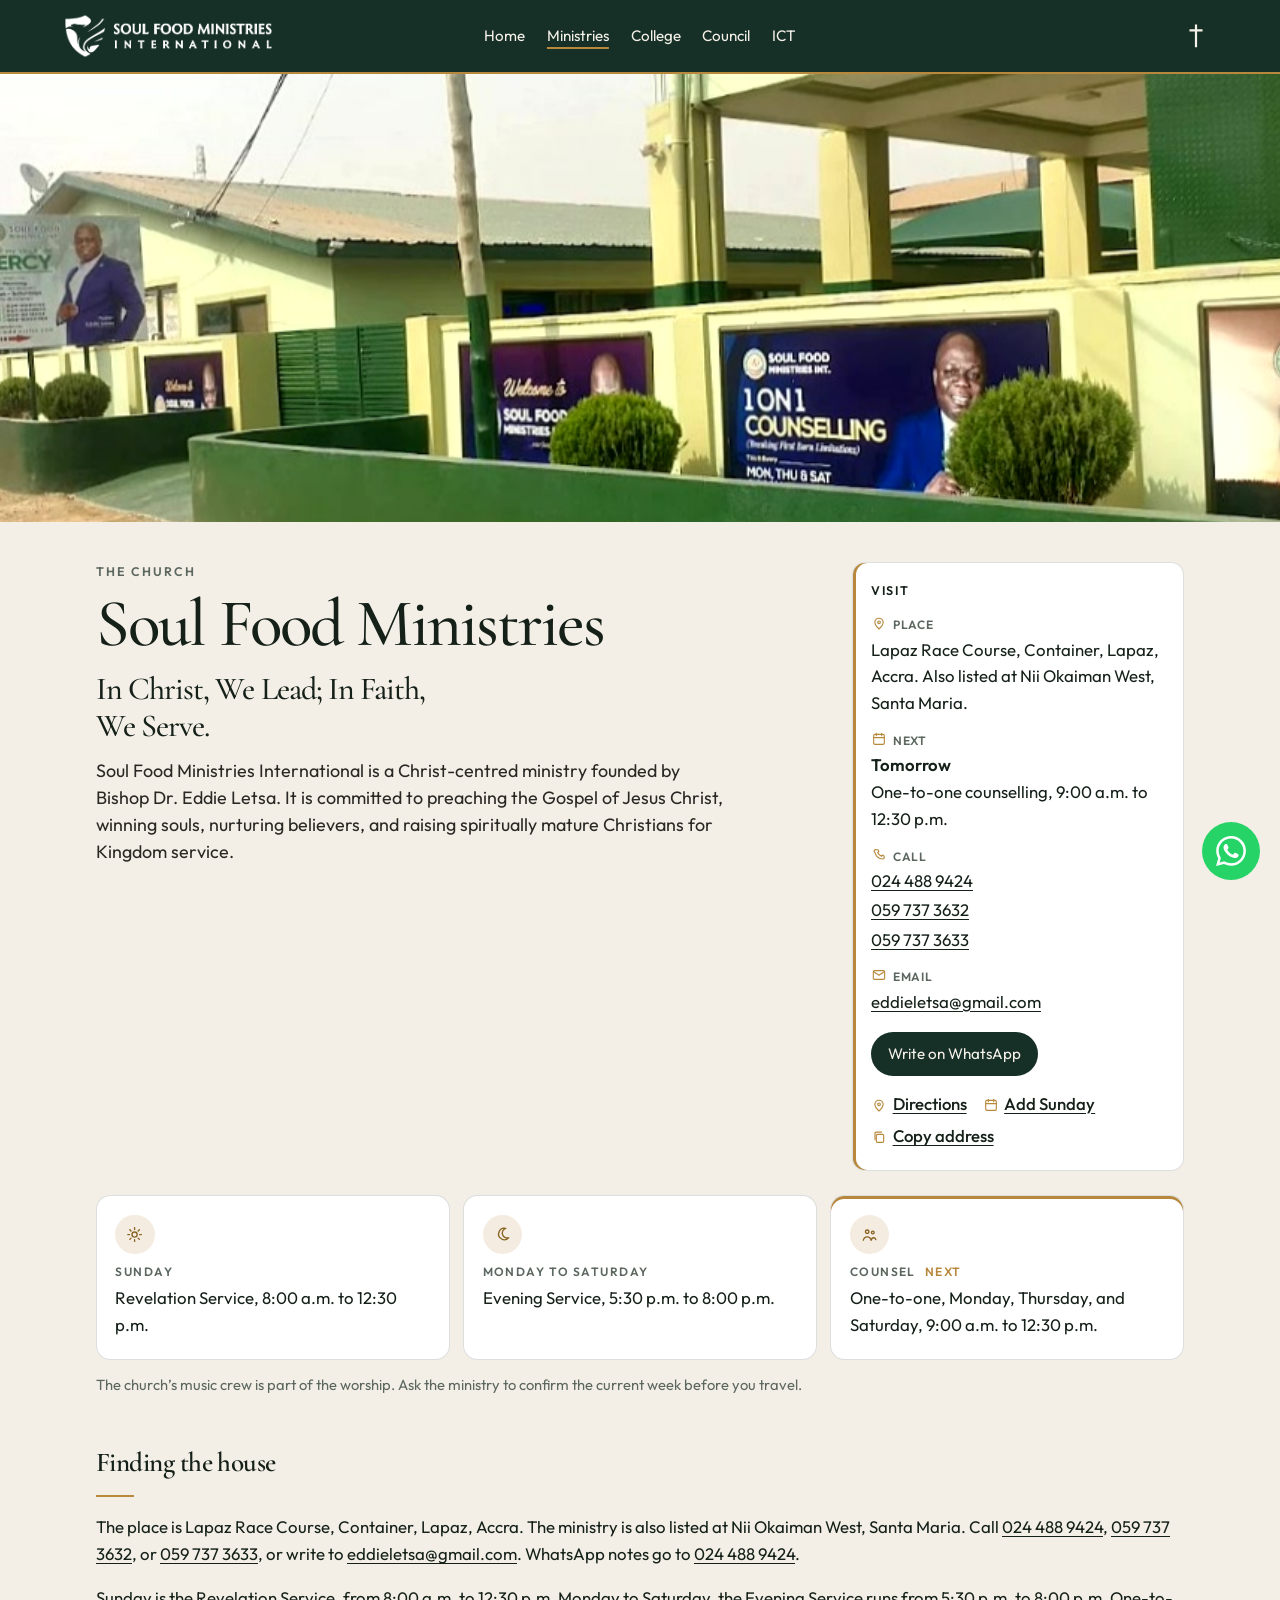
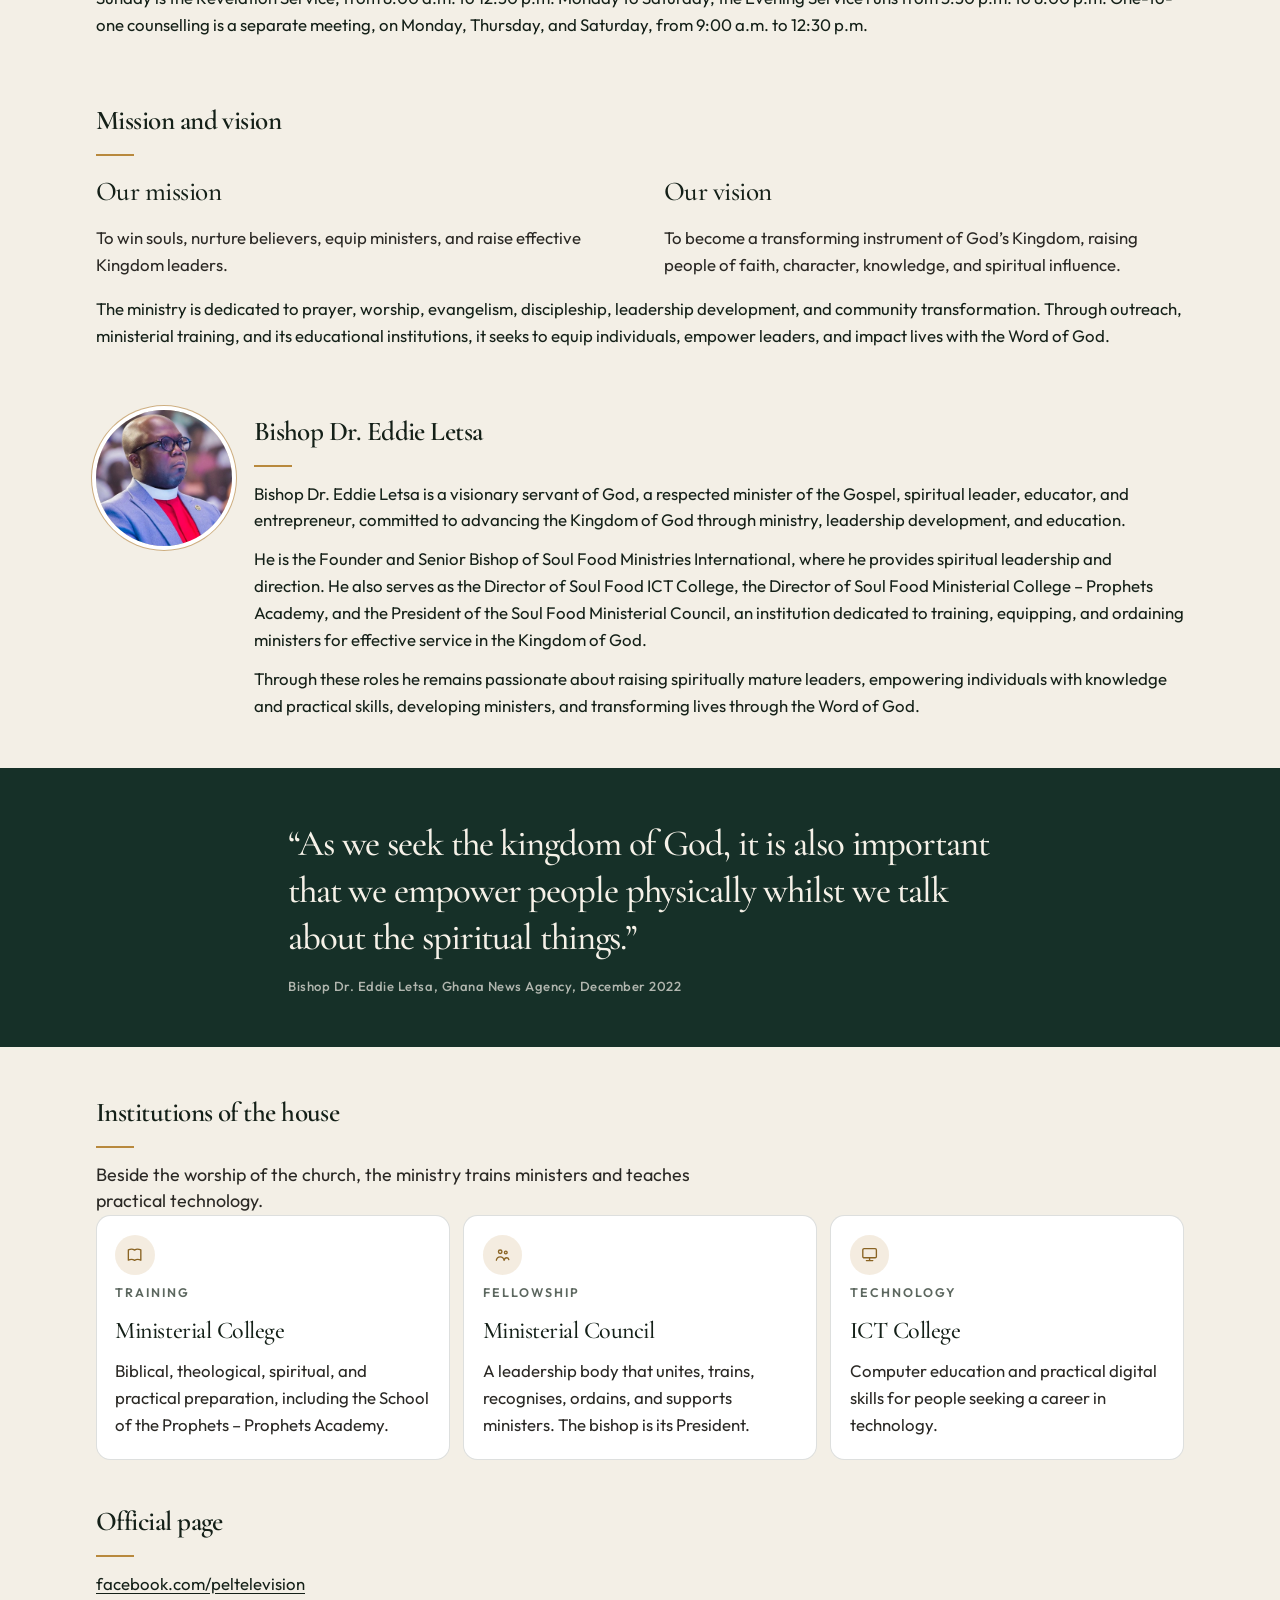
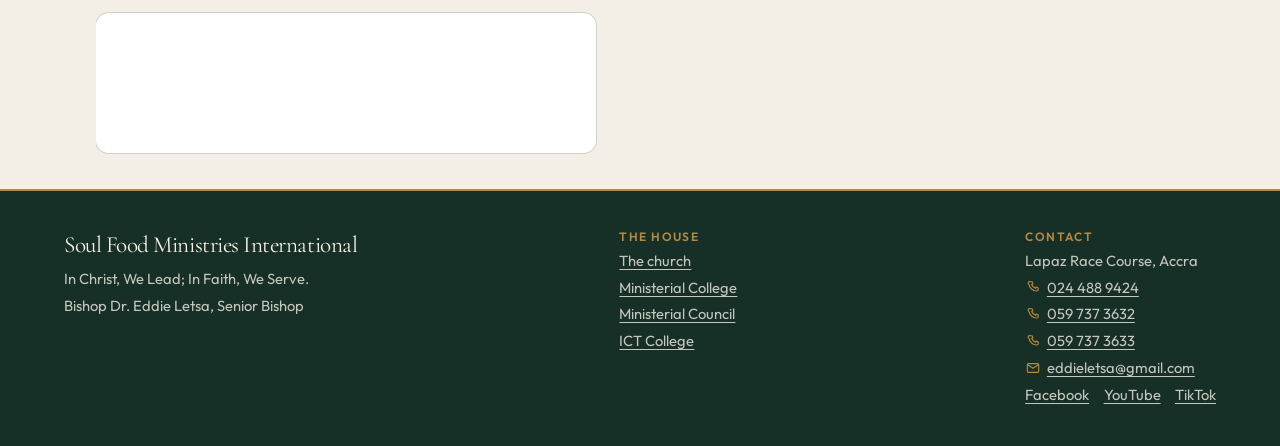
<file: ministries.html>
<!DOCTYPE html>
<html lang="en">
<head>
  <meta charset="utf-8">
  <meta name="viewport" content="width=device-width, initial-scale=1">
  <title>Soul Food Ministries — Bishop Dr. Eddie Letsa</title>
  <meta name="description" content="Soul Food Ministries International in Lapaz, Accra, founded by Bishop Dr. Eddie Letsa. Worship, discipleship, ministerial training, and ICT education.">
  <meta name="theme-color" content="#163028">
  <link rel="icon" href="favicon.svg" type="image/svg+xml">
  <link rel="preconnect" href="https://fonts.googleapis.com">
  <link rel="preconnect" href="https://fonts.gstatic.com" crossorigin>
  <link href="https://fonts.googleapis.com/css2?family=Cormorant+Garamond:wght@500;600;700&family=Outfit:wght@400;500;600&display=swap" rel="stylesheet">
  <link rel="stylesheet" href="css/site.css">
</head>
<body class="sub">
  <header class="topnav">
    <div class="topnav-inner">
      <a class="logo" href="index.html"><img src="images/logo.png" alt="Soul Food Ministries International"></a>
      <nav class="site-nav" id="site-nav" aria-label="Primary">
        <a href="index.html">Home</a>
        <a href="ministries.html" aria-current="page">Ministries</a>
        <a href="college.html">College</a>
        <a href="council.html">Council</a>
        <a href="ict.html">ICT</a>
      </nav>
      <div class="nav-tools">
        <span class="cross" aria-hidden="true"><svg viewBox="0 0 24 36" width="16" height="24"><path fill="currentColor" d="M10.35.6h3.3V8h8.15v3.3H13.65v23.5h-3.3V11.3H2.2V8h8.15z"/></svg></span>
        <button class="menu-toggle" type="button" aria-expanded="false" aria-controls="site-nav">Menu</button>
      </div>
    </div>
  </header>

  <main>
    <div class="sheet-hero bleed">
      <img src="images/cover.jpg" alt="The Soul Food Ministries compound, with the church building and welcome banners">
    </div>
    <section class="page-head">
      <div>
        <p class="eyebrow">The church</p>
        <h1>Soul Food Ministries</h1>
        <p class="motto-line">In Christ, We Lead; In Faith, We Serve.</p>
        <p class="lede">Soul Food Ministries International is a Christ-centred ministry founded by Bishop Dr. Eddie Letsa. It is committed to preaching the Gospel of Jesus Christ, winning souls, nurturing believers, and raising spiritually mature Christians for Kingdom service.</p>
      </div>
      <aside class="facts">
        <h2>Visit</h2>
        <dl>
          <dt><span class="glyph" aria-hidden="true"><svg><use href="images/icons.svg#pin"/></svg></span>Place</dt>
          <dd>Lapaz Race Course, Container, Lapaz, Accra. Also listed at Nii Okaiman West, Santa Maria.</dd>
          <dt><span class="glyph" aria-hidden="true"><svg><use href="images/icons.svg#calendar"/></svg></span>Next</dt>
          <dd>
            <span data-next-kicker>This Sunday</span>
            <span data-next-detail>Revelation Service, 8:00 a.m. to 12:30 p.m.</span>
          </dd>
          <dt><span class="glyph" aria-hidden="true"><svg><use href="images/icons.svg#phone"/></svg></span>Call</dt>
          <dd><a href="tel:+233244889424">024 488 9424</a></dd>
          <dd><a href="tel:+233597373632">059 737 3632</a></dd>
          <dd><a href="tel:+233597373633">059 737 3633</a></dd>
          <dt><span class="glyph" aria-hidden="true"><svg><use href="images/icons.svg#mail"/></svg></span>Email</dt>
          <dd><a href="mailto:eddieletsa@gmail.com">eddieletsa@gmail.com</a></dd>
        </dl>
        <p class="facts-cta"><button class="button" type="button" data-wa-open>Write on WhatsApp</button></p>
        <div class="fact-links">
          <a href="https://www.google.com/maps/search/?api=1&amp;query=Lapaz%20Race%20Course%2C%20Container%2C%20Lapaz%2C%20Accra" target="_blank" rel="noopener noreferrer"><span class="glyph" aria-hidden="true"><svg><use href="images/icons.svg#pin"/></svg></span>Directions</a>
          <a data-calendar="service" href="https://calendar.google.com/calendar/render?action=TEMPLATE&amp;text=Revelation%20Service%20%E2%80%94%20Soul%20Food%20Ministries&amp;ctz=Africa%2FAccra&amp;location=Lapaz%20Race%20Course%2C%20Container%2C%20Lapaz%2C%20Accra&amp;details=Sunday%2C%208%3A00%20a.m.%20to%2012%3A30%20p.m.%20Ask%20the%20ministry%20to%20confirm%20the%20current%20week.&amp;recur=RRULE%3AFREQ%3DWEEKLY%3BBYDAY%3DSU"><span class="glyph" aria-hidden="true"><svg><use href="images/icons.svg#calendar"/></svg></span>Add Sunday</a>
          <button type="button" data-copy><span class="glyph" aria-hidden="true"><svg><use href="images/icons.svg#copy"/></svg></span><span data-copy-label>Copy address</span></button>
        </div>
      </aside>
    </section>

    <section class="times" aria-label="Service times">
      <article data-gathering="sunday">
        <span class="ico" aria-hidden="true"><svg><use href="images/icons.svg#sun"/></svg></span>
        <h2>Sunday</h2>
        <p>Revelation Service, 8:00 a.m. to 12:30 p.m.</p>
      </article>
      <article data-gathering="evening">
        <span class="ico" aria-hidden="true"><svg><use href="images/icons.svg#moon"/></svg></span>
        <h2>Monday to Saturday</h2>
        <p>Evening Service, 5:30 p.m. to 8:00 p.m.</p>
      </article>
      <article data-gathering="counsel">
        <span class="ico" aria-hidden="true"><svg><use href="images/icons.svg#people"/></svg></span>
        <h2>Counsel</h2>
        <p>One-to-one, Monday, Thursday, and Saturday, 9:00 a.m. to 12:30 p.m.</p>
      </article>
    </section>
    <p class="confirm">The church’s music crew is part of the worship. Ask the ministry to confirm the current week before you travel.</p>

    <section class="band">
      <h2>Finding the house</h2>
      <p>The place is Lapaz Race Course, Container, Lapaz, Accra. The ministry is also listed at Nii Okaiman West, Santa Maria. Call <a href="tel:+233244889424">024 488 9424</a>, <a href="tel:+233597373632">059 737 3632</a>, or <a href="tel:+233597373633">059 737 3633</a>, or write to <a href="mailto:eddieletsa@gmail.com">eddieletsa@gmail.com</a>. WhatsApp notes go to <a href="tel:+233244889424">024 488 9424</a>.</p>
      <p>Sunday is the Revelation Service, from 8:00 a.m. to 12:30 p.m. Monday to Saturday, the Evening Service runs from 5:30 p.m. to 8:00 p.m. One-to-one counselling is a separate meeting, on Monday, Thursday, and Saturday, from 9:00 a.m. to 12:30 p.m.</p>
    </section>

    <section class="band">
      <h2>Mission and vision</h2>
      <div class="split">
        <div>
          <h3>Our mission</h3>
          <p>To win souls, nurture believers, equip ministers, and raise effective Kingdom leaders.</p>
        </div>
        <div>
          <h3>Our vision</h3>
          <p>To become a transforming instrument of God’s Kingdom, raising people of faith, character, knowledge, and spiritual influence.</p>
        </div>
      </div>
      <p>The ministry is dedicated to prayer, worship, evangelism, discipleship, leadership development, and community transformation. Through outreach, ministerial training, and its educational institutions, it seeks to equip individuals, empower leaders, and impact lives with the Word of God.</p>
    </section>

    <section class="band founder-band" id="bishop">
      <img src="images/founder.jpg" alt="Bishop Dr. Eddie Letsa">
      <div>
        <h2>Bishop Dr. Eddie Letsa</h2>
        <p>Bishop Dr. Eddie Letsa is a visionary servant of God, a respected minister of the Gospel, spiritual leader, educator, and entrepreneur, committed to advancing the Kingdom of God through ministry, leadership development, and education.</p>
        <p>He is the Founder and Senior Bishop of Soul Food Ministries International, where he provides spiritual leadership and direction. He also serves as the Director of Soul Food ICT College, the Director of Soul Food Ministerial College – Prophets Academy, and the President of the Soul Food Ministerial Council, an institution dedicated to training, equipping, and ordaining ministers for effective service in the Kingdom of God.</p>
        <p>Through these roles he remains passionate about raising spiritually mature leaders, empowering individuals with knowledge and practical skills, developing ministers, and transforming lives through the Word of God.</p>
      </div>
    </section>

    <section class="declaration">
      <blockquote>
        “As we seek the kingdom of God, it is also important that we empower people physically whilst we talk about the spiritual things.”
        <cite>Bishop Dr. Eddie Letsa, Ghana News Agency, December 2022</cite>
      </blockquote>
    </section>

    <section class="band">
      <h2>Institutions of the house</h2>
      <p class="lede">Beside the worship of the church, the ministry trains ministers and teaches practical technology.</p>
      <div class="works">
        <a class="work" href="college.html">
          <span class="ico" aria-hidden="true"><svg><use href="images/icons.svg#book"/></svg></span>
          <p class="eyebrow">Training</p>
          <h3>Ministerial College</h3>
          <p>Biblical, theological, spiritual, and practical preparation, including the School of the Prophets – Prophets Academy.</p>
        </a>
        <a class="work" href="council.html">
          <span class="ico" aria-hidden="true"><svg><use href="images/icons.svg#people"/></svg></span>
          <p class="eyebrow">Fellowship</p>
          <h3>Ministerial Council</h3>
          <p>A leadership body that unites, trains, recognises, ordains, and supports ministers. The bishop is its President.</p>
        </a>
        <a class="work" href="ict.html">
          <span class="ico" aria-hidden="true"><svg><use href="images/icons.svg#screen"/></svg></span>
          <p class="eyebrow">Technology</p>
          <h3>ICT College</h3>
          <p>Computer education and practical digital skills for people seeking a career in technology.</p>
        </a>
      </div>
    </section>
    <section class="facebook" aria-label="Official Facebook page">
      <h2>Official page</h2>
      <p><a href="https://www.facebook.com/peltelevision/" target="_blank" rel="noopener noreferrer">facebook.com/peltelevision</a></p>
      <iframe class="facebook-frame" title="Soul Food Ministries on Facebook" src="https://www.facebook.com/plugins/page.php?href=https%3A%2F%2Fwww.facebook.com%2Fpeltelevision%2F&tabs=timeline&width=500&height=140&small_header=false&adapt_container_width=true&hide_cover=false&show_facepile=true" height="140" loading="lazy" allow="autoplay; clipboard-write; encrypted-media; picture-in-picture; web-share" allowfullscreen></iframe>
    </section>
  </main>
  <footer class="site-foot">
    <div>
      <p class="site-foot-name">Soul Food Ministries International</p>
      <p>In Christ, We Lead; In Faith, We Serve.</p>
      <p>Bishop Dr. Eddie Letsa, Senior Bishop</p>
    </div>
    <div>
      <p class="site-foot-label">The house</p>
      <p><a href="ministries.html">The church</a></p>
      <p><a href="college.html">Ministerial College</a></p>
      <p><a href="council.html">Ministerial Council</a></p>
      <p><a href="ict.html">ICT College</a></p>
    </div>
    <div>
      <p class="site-foot-label">Contact</p>
      <p>Lapaz Race Course, Accra</p>
      <p><a href="tel:+233244889424"><span class="glyph" aria-hidden="true"><svg><use href="images/icons.svg#phone"/></svg></span>024 488 9424</a></p>
      <p><a href="tel:+233597373632"><span class="glyph" aria-hidden="true"><svg><use href="images/icons.svg#phone"/></svg></span>059 737 3632</a></p>
      <p><a href="tel:+233597373633"><span class="glyph" aria-hidden="true"><svg><use href="images/icons.svg#phone"/></svg></span>059 737 3633</a></p>
      <p><a href="mailto:eddieletsa@gmail.com"><span class="glyph" aria-hidden="true"><svg><use href="images/icons.svg#mail"/></svg></span>eddieletsa@gmail.com</a></p>
      <p class="site-foot-social">
        <a href="https://www.facebook.com/peltelevision/" target="_blank" rel="noopener noreferrer">Facebook</a>
        <a href="https://www.youtube.com/@Peltelevision" target="_blank" rel="noopener noreferrer">YouTube</a>
        <a href="https://www.tiktok.com/search?q=Bishop%20Eddie%20Letsa" target="_blank" rel="noopener noreferrer">TikTok</a>
      </p>
    </div>
  </footer>
  <button class="whatsapp" type="button" data-wa-open aria-haspopup="dialog" aria-controls="wa-form" aria-label="WhatsApp 024 488 9424">
    <svg viewBox="0 0 24 24" width="30" height="30" aria-hidden="true"><path fill="currentColor" d="M17.472 14.382c-.297-.149-1.758-.867-2.03-.967-.273-.099-.471-.148-.67.15-.197.297-.767.966-.94 1.164-.173.199-.347.223-.644.075-.297-.15-1.255-.463-2.39-1.475-.883-.788-1.48-1.761-1.653-2.059-.173-.297-.018-.458.13-.606.134-.133.298-.347.446-.52.149-.174.198-.298.298-.497.099-.198.05-.371-.025-.52-.075-.149-.669-1.612-.916-2.207-.242-.579-.487-.5-.669-.51-.173-.008-.371-.01-.57-.01-.198 0-.52.074-.792.372-.272.297-1.04 1.016-1.04 2.479 0 1.462 1.065 2.875 1.213 3.074.149.198 2.096 3.2 5.077 4.487.709.306 1.262.489 1.694.625.712.227 1.36.195 1.871.118.571-.085 1.758-.719 2.006-1.413.248-.694.248-1.289.173-1.413-.074-.124-.272-.198-.57-.347m-5.421 7.403h-.004a9.87 9.87 0 0 1-5.031-1.378l-.361-.214-3.741.982.998-3.648-.235-.374a9.86 9.86 0 0 1-1.51-5.26c.001-5.45 4.436-9.884 9.888-9.884 2.64 0 5.122 1.03 6.988 2.898a9.825 9.825 0 0 1 2.893 6.994c-.003 5.45-4.437 9.884-9.885 9.884m8.413-18.297A11.815 11.815 0 0 0 12.05 0C5.495 0 .16 5.335.157 11.892c0 2.096.547 4.142 1.588 5.945L.057 24l6.305-1.654a11.882 11.882 0 0 0 5.683 1.448h.005c6.554 0 11.89-5.335 11.893-11.893a11.821 11.821 0 0 0-3.48-8.413"/></svg>
  </button>
  <dialog class="wa-dialog" id="wa-form" aria-labelledby="wa-title">
    <form class="wa-card" method="post" action="#">
      <h2 id="wa-title">Write to the ministry</h2>
      <p>This opens WhatsApp to 024 488 9424 with your note about Soul Food Ministries.</p>
      <input type="hidden" name="topic" value="Soul Food Ministries">
      <label>Name <input name="name" required autocomplete="name"></label>
      <label>Phone <input name="phone" type="tel" required autocomplete="tel"></label>
      <label>About
        <select name="about" required>
          <option value="">Choose one</option>
          <option>Service times</option>
          <option>A visit</option>
          <option>One-to-one counselling</option>
          <option>Something else</option>
        </select>
      </label>
      <label>Message <textarea name="note" rows="3"></textarea></label>
      <div class="wa-actions">
        <button type="button" data-wa-close>Close</button>
        <button type="submit">Send on WhatsApp</button>
      </div>
    </form>
  </dialog>
  <script src="js/site.js"></script>
</body>
</html>
</file>
<file: css/site.css>
:root {
  --ink: #142018;
  --paper: #f3efe6;
  --muted: #5c675f;
  --line: rgba(20, 32, 24, 0.14);
  --green: #163028;
  --cream: #f6f1e8;
  --serif: "Cormorant Garamond", Georgia, serif;
  --sans: "Outfit", "Segoe UI", sans-serif;
  --header: 72px;
  --gold: #b8893d;
}

*,
*::before,
*::after {
  box-sizing: border-box;
}

html {
  scroll-behavior: smooth;
}

html,
body {
  min-height: 100%;
}

body {
  margin: 0;
  background: var(--paper);
  color: var(--ink);
  font-family: var(--sans);
  font-size: 1.05rem;
  line-height: 1.6;
}

button,
input,
select,
textarea {
  font: inherit;
  color: inherit;
}

button {
  cursor: pointer;
  background: none;
  border: 0;
  padding: 0;
}

a {
  color: inherit;
  text-decoration: none;
}

:focus-visible {
  outline: 2px solid currentColor;
  outline-offset: 3px;
}

.topnav {
  position: fixed;
  inset: 0 0 auto 0;
  z-index: 40;
  background: var(--green);
  color: var(--cream);
  border-bottom: 2px solid var(--gold);
}

.topnav-inner {
  width: min(72rem, calc(100% - 40px));
  margin: 0 auto;
  min-height: var(--header);
  display: grid;
  grid-template-columns: 1fr auto 1fr;
  align-items: center;
  gap: 16px;
}

.logo {
  display: flex;
  align-items: center;
  justify-self: start;
  line-height: 0;
}

.logo img {
  display: block;
  height: 2.75rem;
  width: auto;
  filter: brightness(0) invert(1);
}

.site-nav {
  display: flex;
  align-items: center;
  gap: 1.35rem;
  font-size: 0.95rem;
}

.site-nav a[aria-current="page"] {
  text-decoration: underline;
  text-decoration-color: var(--gold);
  text-decoration-thickness: 2px;
  text-underline-offset: 0.4em;
}

.site-nav a:hover {
  opacity: 0.7;
}

.nav-tools {
  justify-self: end;
  display: flex;
  align-items: center;
  gap: 4px;
}

.cross {
  display: grid;
  width: 40px;
  height: 40px;
  place-items: center;
}

.menu-toggle {
  display: none;
  height: 40px;
  padding: 0 12px;
  border-radius: 999px;
  font-size: 0.85rem;
}

.menu-toggle:hover {
  background: rgb(255 255 255 / 0.08);
}

.stage {
  margin-top: var(--header);
  min-height: calc(100svh - var(--header));
  display: grid;
  grid-template-columns: minmax(0, 1.05fr) minmax(20rem, 0.95fr);
  background:
    radial-gradient(90% 70% at 8% 88%, rgb(184 137 61 / 0.18), transparent 42%),
    var(--green);
  color: var(--cream);
}

.stage-copy {
  display: flex;
  flex-direction: column;
  justify-content: center;
  padding: clamp(1.75rem, 4vw, 3.5rem) clamp(1.5rem, 4vw, 3.75rem);
}

.stage-copy > * {
  width: min(100%, 36rem);
}

.stage h1 {
  margin: 0;
  color: var(--cream);
  font-family: var(--serif);
  font-weight: 600;
  letter-spacing: -0.03em;
  font-size: clamp(3.1rem, 6.4vw, 5.4rem);
  line-height: 0.92;
}

.stage .eyebrow,
.stage .service-card [data-next-kicker] {
  color: var(--gold);
}

.stage .eyebrow::after {
  content: "";
  display: block;
  width: 2.75rem;
  height: 1px;
  margin-top: 0.7rem;
  background: var(--gold);
}

.stage .service-card .place {
  color: var(--cream);
}

.stage .motto-line,
.stage .lede,
.stage .service-detail,
.stage .place {
  color: var(--cream);
}

.stage .service-card {
  background: rgb(8 18 14 / 0.38);
  border-color: rgb(184 137 61 / 0.55);
  color: var(--cream);
  box-shadow: inset 3px 0 0 var(--gold);
}

.stage .button {
  background: var(--gold);
  color: var(--green);
}

.stage .button.quiet {
  background: transparent;
  color: var(--cream);
  box-shadow: inset 0 0 0 1px rgb(246 241 232 / 0.4);
}

.stage-photo {
  position: relative;
  margin: 0;
  min-height: 28rem;
}

.stage-photo::before {
  content: "";
  position: absolute;
  z-index: 1;
  inset: 0 auto 0 0;
  width: 4.5rem;
  background: linear-gradient(90deg, var(--green), transparent);
  pointer-events: none;
}

.stage-photo::after {
  content: "";
  position: absolute;
  z-index: 1;
  top: 0;
  bottom: 0;
  left: 0;
  width: 2px;
  background: var(--gold);
  pointer-events: none;
}

.stage-photo img {
  display: block;
  width: 100%;
  height: 100%;
  object-fit: cover;
  object-position: center 14%;
}

.stage-photo figcaption {
  position: absolute;
  z-index: 2;
  left: 1.15rem;
  bottom: 1.15rem;
  margin: 0;
  padding: 0.4rem 0.7rem;
  background: rgb(22 48 40 / 0.78);
  color: var(--cream);
  font-size: 0.72rem;
  font-weight: 600;
  letter-spacing: 0.14em;
  text-transform: uppercase;
}

.eyebrow {
  margin: 0 0 0.55rem;
  font-size: 0.78rem;
  font-weight: 600;
  letter-spacing: 0.16em;
  text-transform: uppercase;
  color: var(--muted);
}

.intro h1,
.prose h1,
.band h2,
.visit h2,
.founder-band h2,
.facebook h2,
.prose h2,
.page-head h1 {
  font-family: var(--serif);
  font-weight: 600;
  letter-spacing: -0.03em;
}

.intro h1 {
  margin: 0;
  font-size: clamp(2.7rem, 6vw, 4.5rem);
  line-height: 0.98;
}

.motto-line {
  margin: 0.9rem 0 0;
  max-width: 18ch;
  font-family: var(--serif);
  font-size: clamp(1.45rem, 2.6vw, 2rem);
  font-weight: 500;
  letter-spacing: -0.03em;
  line-height: 1.15;
}

.lede {
  margin: 0.85rem 0 0;
  max-width: 38rem;
  font-size: 1.12rem;
  line-height: 1.5;
  color: #2a2824;
}

.lede a,
.register a {
  text-decoration: underline;
  text-underline-offset: 0.18em;
}

.service-card {
  margin-top: 1.35rem;
  max-width: 32rem;
  padding: 0.95rem 1.05rem 1.05rem;
  background: #fff;
  border: 1px solid var(--line);
  border-radius: 0.9rem;
  box-shadow: inset 3px 0 0 var(--gold);
}

.service-detail {
  margin: 0.15rem 0 0;
  font-size: 1.2rem;
  line-height: 1.35;
}

.service-card [data-next-kicker],
.times h2,
.visit h2 {
  display: block;
  margin: 0 0 0.2rem;
  font-family: var(--sans);
  font-size: 0.75rem;
  font-weight: 600;
  letter-spacing: 0.12em;
  text-transform: uppercase;
  color: var(--muted);
}

.place {
  margin: 0.4rem 0 0;
  color: #2a2824;
}

.service-card .place {
  margin-top: 0.35rem;
  color: var(--muted);
  font-size: 0.95rem;
}

.actions {
  display: flex;
  flex-wrap: wrap;
  gap: 0.6rem;
  margin-top: 1.4rem;
}

.button {
  display: inline-flex;
  align-items: center;
  height: 2.75rem;
  padding: 0 1.05rem;
  border-radius: 999px;
  background: var(--green);
  color: var(--cream);
  font-size: 0.95rem;
}

.button.quiet {
  background: transparent;
  color: var(--green);
  box-shadow: inset 0 0 0 1px var(--line);
}

.portrait {
  margin: 0;
}

.page-head-portrait .portrait {
  padding: 0.65rem;
  background:
    linear-gradient(var(--gold), var(--gold)) left top / 2.4rem 2px no-repeat,
    linear-gradient(var(--gold), var(--gold)) left top / 2px 2.4rem no-repeat,
    linear-gradient(var(--gold), var(--gold)) right bottom / 2.4rem 2px no-repeat,
    linear-gradient(var(--gold), var(--gold)) right bottom / 2px 2.4rem no-repeat;
}

.portrait img {
  display: block;
  width: 100%;
  aspect-ratio: 4 / 5;
  object-fit: cover;
  object-position: center 16%;
  box-shadow: 0 16px 36px rgb(20 32 24 / 0.14);
}

.plan {
  width: min(72rem, calc(100% - 40px));
  margin: 0 auto;
  display: grid;
  grid-template-columns: repeat(4, 1fr);
  border-top: 1px solid var(--line);
}

.plan-item {
  display: flex;
  flex-direction: column;
  align-items: flex-start;
  gap: 0.15rem;
  min-width: 0;
  padding: 1rem 1.1rem 1.05rem 0;
  text-align: left;
}

.plan-item + .plan-item {
  padding-left: 1.1rem;
  border-left: 1px solid var(--line);
}

.ico {
  display: grid;
  width: 2.45rem;
  height: 2.45rem;
  place-items: center;
  margin: 0 0 0.55rem;
  border-radius: 999px;
  background: rgb(184 137 61 / 0.16);
  color: #8a6424;
}

.ico svg {
  display: block;
  width: 1.2rem;
  height: 1.2rem;
}

.stage .ico {
  background: rgb(184 137 61 / 0.22);
  color: var(--gold);
}

.glyph {
  display: inline-block;
  width: 1rem;
  height: 1rem;
  margin-right: 0.35rem;
  vertical-align: -0.18em;
  color: var(--gold);
}

.glyph svg {
  display: block;
  width: 100%;
  height: 100%;
}

.kicker-row {
  display: flex;
  align-items: center;
  gap: 0.4rem;
  margin: 0 0 0.2rem;
}

.kicker-row .glyph {
  margin: 0;
}

.service-card .kicker-row [data-next-kicker] {
  display: inline;
  margin: 0;
}

.plan-item .ico,
.courses .ico {
  margin-bottom: 0.35rem;
}

.band > h2::after,
.founder-band h2::after,
.facebook > h2::after,
.register h2::after {
  content: "";
  display: block;
  width: 2.4rem;
  height: 2px;
  margin-top: 0.7rem;
  background: var(--gold);
}

.house a .glyph,
.site-foot .glyph {
  color: var(--gold);
}

.plan-kicker {
  font-size: 0.75rem;
  font-weight: 600;
  letter-spacing: 0.12em;
  text-transform: uppercase;
  color: var(--muted);
}

.plan-name {
  font-size: 1rem;
  line-height: 1.35;
}

.plan-item:hover .plan-name {
  text-decoration: underline;
  text-underline-offset: 0.18em;
}

.times {
  width: min(72rem, calc(100% - 40px));
  margin: 1.25rem auto 0;
  display: grid;
  grid-template-columns: repeat(3, 1fr);
  gap: 0.85rem;
}

.times article {
  padding: 1.15rem 1.15rem 1.25rem;
  background: #fff;
  border: 1px solid var(--line);
  border-radius: 0.9rem;
}

.times article.is-now,
.times article.is-next {
  box-shadow: inset 0 3px 0 var(--gold);
}

.times article.is-now h2::after,
.times article.is-next h2::after {
  margin-left: 0.55rem;
  color: var(--gold);
}

.times article.is-now h2::after {
  content: "Now";
}

.times article.is-next h2::after {
  content: "Next";
}

.times p,
.confirm,
.visit p,
.door p,
.founder-band p {
  margin: 0;
}

.confirm {
  width: min(72rem, calc(100% - 40px));
  margin: 0.85rem auto 0;
  color: var(--muted);
  font-size: 0.92rem;
}

.band {
  width: min(72rem, calc(100% - 40px));
  margin: 0 auto;
  padding: 2.75rem 0 0;
}

.band h2,
.founder-band h2,
.facebook h2,
.prose h2 {
  margin: 0 0 0.85rem;
  font-size: 1.7rem;
  letter-spacing: -0.02em;
}

.doors {
  display: grid;
  grid-template-columns: 1fr 1fr;
  gap: 1rem;
}

.door {
  display: block;
  padding: 1.25rem 1.25rem 1.35rem;
  background: #fff;
  border: 1px solid var(--line);
  border-radius: 0.8rem;
}

.door h3 {
  margin: 0 0 0.4rem;
  font-family: var(--serif);
  font-size: 1.45rem;
  font-weight: 500;
  letter-spacing: -0.02em;
}

.door p:last-child {
  color: #2a2824;
}

.door:hover h3,
.work:hover h3 {
  text-decoration: underline;
  text-underline-offset: 0.18em;
}

.works {
  display: grid;
  grid-template-columns: repeat(3, 1fr);
  gap: 0.85rem;
}

.works.quad {
  grid-template-columns: repeat(2, 1fr);
}

@media (min-width: 1100px) {
  .works.quad {
    grid-template-columns: repeat(4, 1fr);
  }
}

.work {
  display: flex;
  flex-direction: column;
  min-height: 100%;
  padding: 1.2rem 1.15rem 1.3rem;
  background: #fff;
  border: 1px solid var(--line);
  border-radius: 0.9rem;
}

.work h3 {
  margin: 0 0 0.45rem;
  font-family: var(--serif);
  font-size: 1.5rem;
  font-weight: 500;
  letter-spacing: -0.02em;
}

.work p:last-child {
  margin: 0;
  color: #2a2824;
}

.house {
  width: 100%;
  margin: 3rem 0 0;
  display: block;
}

.house figure {
  margin: 0;
}

.house img {
  display: block;
  width: 100%;
  aspect-ratio: 16 / 9;
  max-height: 72vh;
  object-fit: cover;
  object-position: center center;
  border-radius: 0;
}

.house > div {
  background: var(--green);
  color: var(--cream);
  padding: 1.55rem max(1.25rem, calc((100% - 72rem) / 2)) 1.75rem;
}

.house .eyebrow {
  color: var(--gold);
}

.house h2,
.house p,
.house a {
  color: var(--cream);
}

.house h2 {
  margin: 0 0 0.55rem;
  font-family: var(--serif);
  font-size: clamp(2rem, 4vw, 2.8rem);
  font-weight: 500;
  letter-spacing: -0.03em;
  line-height: 1.05;
  text-transform: none;
  color: var(--cream);
}

.house p {
  margin: 0.55rem 0 0;
}

.house a {
  text-decoration: underline;
  text-underline-offset: 0.18em;
}

.declaration {
  margin-top: 3rem;
  padding: 3.25rem 1.25rem;
  background: var(--green);
  color: var(--cream);
}

.declaration blockquote {
  width: min(44rem, 100%);
  margin: 0 auto;
  font-family: var(--serif);
  font-size: clamp(1.55rem, 3vw, 2.3rem);
  font-weight: 500;
  letter-spacing: -0.03em;
  line-height: 1.28;
}

.declaration cite {
  display: block;
  margin-top: 1.1rem;
  font-family: var(--sans);
  font-size: 0.82rem;
  font-style: normal;
  letter-spacing: 0.04em;
  color: rgb(244 240 232 / 0.7);
}

.gallery {
  display: grid;
  grid-template-columns: repeat(3, 1fr);
  gap: 0.5rem;
}

.gallery img {
  display: block;
  width: 100%;
  aspect-ratio: 4 / 5;
  object-fit: cover;
  object-position: center 16%;
}

.gallery img.gallery-wide {
  grid-column: 1 / -1;
  aspect-ratio: 2.4 / 1;
  object-position: 72% 22%;
}

.px-frame {
  overflow: hidden;
}

.gallery .px-wide {
  grid-column: 1 / -1;
}

.px-frame > img {
  transform: translate3d(0, var(--py, 0px), 0) scale(1.12);
}

html.js .reveal {
  opacity: 0;
  transform: translateY(18px);
  transition: opacity 0.7s ease, transform 0.7s ease;
}

html.js .reveal.is-in {
  opacity: 1;
  transform: none;
}

@media (prefers-reduced-motion: reduce) {
  .px-frame > img {
    transform: none;
  }

  html.js .reveal {
    opacity: 1;
    transform: none;
    transition: none;
  }
}

.founder-band {
  display: grid;
  grid-template-columns: 8.5rem minmax(0, 1fr);
  gap: 1.35rem;
  align-items: start;
}

.founder-band > img,
.founder img {
  width: 8.5rem;
  height: 8.5rem;
  border-radius: 50%;
  object-fit: cover;
  object-position: center 20%;
  box-shadow: 0 0 0 4px #fff, 0 0 0 5px rgb(176 122 48 / 0.55);
}

.founder-band p + p {
  margin-top: 0.75rem;
}

.founder-band a,
.prose a,
.visit a,
.facts a,
.facebook a {
  text-decoration: underline;
  text-underline-offset: 0.18em;
}

.frames {
  display: grid;
  grid-template-columns: repeat(3, 1fr);
  gap: 0.55rem;
}

.frames img {
  display: block;
  width: 100%;
  aspect-ratio: 4 / 5;
  object-fit: cover;
  object-position: center 18%;
}

.visit {
  display: grid;
  grid-template-columns: 1.4fr 1fr;
  gap: 2rem;
  padding-bottom: 2.5rem;
  scroll-margin-top: calc(var(--header) + 1rem);
}

.visit p + p {
  margin-top: 0.2rem;
}

.sheet-hero {
  margin-top: var(--header);
  height: auto;
  padding-top: 1.5rem;
  background: transparent;
}

.sheet-hero img {
  display: block;
  width: min(68rem, calc(100% - 40px));
  height: auto;
  max-height: 68vh;
  margin: 0 auto;
  object-fit: contain;
  object-position: center center;
  border-radius: 0.9rem;
}

.sheet-hero.bleed {
  width: 100%;
  max-width: 100%;
  height: 50svh;
  padding-top: 0;
  overflow: hidden;
}

.sheet-hero.bleed img {
  width: 100%;
  max-width: 100%;
  min-width: 0;
  height: 100%;
  max-height: none;
  margin: 0;
  object-fit: cover;
  object-position: center 64%;
  border-radius: 0;
}

.split {
  display: grid;
  grid-template-columns: 1fr 1fr;
  gap: 2.5rem 3rem;
  align-items: start;
}

.split h3 {
  margin: 0 0 0.15rem;
  font-family: var(--serif);
  font-size: 1.7rem;
  font-weight: 500;
  letter-spacing: -0.02em;
}

.split p {
  margin: 0.75rem 0 0;
  color: #2a2824;
}

.band p a,
.syllabus a {
  text-decoration: underline;
  text-underline-offset: 0.18em;
}

.sheet-grid {
  width: min(68rem, calc(100% - 40px));
  margin: 0 auto;
  padding: 2.75rem 0 2.25rem;
  display: grid;
  grid-template-columns: minmax(0, 1.7fr) minmax(15rem, 0.75fr);
  gap: 3.5rem;
  align-items: start;
}

.prose h1 {
  margin: 0;
  font-size: clamp(2.4rem, 5vw, 3.6rem);
  line-height: 1.02;
}

.prose h2 {
  margin-top: 2.2rem;
  font-size: 1.55rem;
}

.prose p,
.prose li {
  color: #2a2824;
}

.prose p {
  margin: 0.8rem 0 0;
}

.prose ul,
.prose ol {
  margin: 0.8rem 0 0;
  padding-left: 1.15rem;
}

.prose li + li {
  margin-top: 0.45rem;
}

.quote {
  margin: 1.4rem 0 0;
  padding-left: 1rem;
  border-left: 2px solid rgb(176 122 48 / 0.7);
  font-family: var(--serif);
  font-size: 1.28rem;
  line-height: 1.35;
}

.quote cite {
  display: block;
  margin-top: 0.55rem;
  font-family: var(--sans);
  font-size: 0.82rem;
  font-style: normal;
  letter-spacing: 0.04em;
  color: var(--muted);
}

.page-head {
  width: min(68rem, calc(100% - 40px));
  margin: 0 auto;
  padding: 2.5rem 0 0.25rem;
  display: grid;
  grid-template-columns: minmax(0, 1.55fr) minmax(16rem, 0.72fr);
  gap: 2.5rem;
  align-items: start;
}

.page-head > * {
  min-width: 0;
}

.page-head-portrait {
  align-items: center;
  padding-top: calc(var(--header) + 2.25rem);
}

.page-head h1 {
  margin: 0;
  font-family: var(--serif);
  font-weight: 500;
  letter-spacing: -0.03em;
  font-size: clamp(2.6rem, 5.4vw, 4.2rem);
  line-height: 0.98;
}

.page-head .motto-line {
  max-width: 22ch;
}

.page-head .lede {
  max-width: 40rem;
}

body.sub .times,
body.sub .confirm,
body.sub .band {
  width: min(68rem, calc(100% - 40px));
}

.record {
  width: min(68rem, calc(100% - 40px));
  margin: 1.75rem auto 0;
  display: grid;
  grid-template-columns: auto minmax(0, 1fr);
  gap: 1.15rem 1.5rem;
  align-items: center;
  padding: 1.15rem 0;
  border-top: 1px solid var(--line);
  border-bottom: 1px solid var(--line);
}

.record p {
  margin: 0;
}

.record-figure {
  font-family: var(--serif);
  font-size: clamp(2.6rem, 5vw, 3.6rem);
  font-weight: 500;
  letter-spacing: -0.04em;
  line-height: 0.95;
}

.record-note {
  color: var(--muted);
  font-size: 0.82rem;
  letter-spacing: 0.08em;
  text-transform: uppercase;
  font-weight: 600;
}

.courses {
  display: grid;
  grid-template-columns: 1fr 1fr;
  gap: 0.75rem;
}

.courses article {
  padding: 1rem 1.05rem 1.1rem;
  background: #fff;
  border: 1px solid var(--line);
  border-radius: 0.85rem;
}

.courses h3 {
  margin: 0;
  font-family: var(--serif);
  font-size: 1.22rem;
  font-weight: 500;
  letter-spacing: -0.02em;
}

.courses p {
  margin: 0.4rem 0 0;
  color: #2a2824;
}

.syllabus {
  list-style: none;
  margin: 0.4rem 0 0;
  padding: 0;
}

.syllabus li {
  display: flex;
  align-items: flex-start;
  gap: 0.55rem;
  padding: 0.8rem 0;
  border-top: 1px solid var(--line);
}

.syllabus .glyph {
  margin: 0.15rem 0 0;
  flex: none;
}

.study {
  display: grid;
  grid-template-columns: minmax(0, 1.5fr) minmax(15rem, 0.7fr);
  gap: 2.5rem;
  align-items: start;
}

.register {
  display: grid;
  grid-template-columns: minmax(0, 1fr) auto;
  gap: 1.25rem 1.75rem;
  align-items: center;
  padding: 1.3rem 1.3rem 1.35rem;
  background: #fff;
  border: 1px solid var(--line);
  border-radius: 0.9rem;
  box-shadow: inset 3px 0 0 var(--gold);
}

.register h2 {
  margin: 0 0 0.4rem;
}

.register p {
  margin: 0;
}

.register .actions {
  margin-top: 0;
}

.facts {
  position: sticky;
  top: calc(var(--header) + 1.25rem);
  padding: 1.15rem 1.15rem 1.25rem;
  background: #fff;
  border: 1px solid var(--line);
  border-radius: 0.8rem;
  box-shadow: inset 3px 0 0 var(--gold);
}

.facts h2 {
  margin: 0 0 0.8rem;
  font-size: 0.78rem;
  font-weight: 600;
  letter-spacing: 0.14em;
  text-transform: uppercase;
}

.facts dl {
  margin: 0;
}

.facts dt {
  margin-top: 0.85rem;
  font-size: 0.75rem;
  font-weight: 600;
  letter-spacing: 0.08em;
  text-transform: uppercase;
  color: var(--muted);
}

.facts dd {
  margin: 0.15rem 0 0;
}

.facts [data-next-kicker],
.facts [data-next-detail] {
  display: block;
}

.facts [data-next-kicker] {
  font-weight: 600;
  color: var(--ink);
}

.facts-cta {
  margin: 1.05rem 0 0;
}

.fact-links {
  display: flex;
  flex-wrap: wrap;
  gap: 0.35rem 1rem;
  margin-top: 0.9rem;
}

.fact-links a,
.fact-links button {
  text-decoration: underline;
  text-underline-offset: 0.18em;
  font-weight: 500;
}

.founder {
  display: grid;
  grid-template-columns: 8.5rem minmax(0, 1fr);
  gap: 0 1.35rem;
  align-items: start;
  margin-top: 0.9rem;
}

.founder img {
  margin-top: 0.15rem;
}

.founder p:first-child {
  margin-top: 0;
}

.school-list {
  display: grid;
  gap: 0.75rem;
  margin: 1rem 0 0;
  padding: 0;
  list-style: none;
}

.school-list li {
  padding: 0.95rem 1rem 1.05rem;
  background: #fff;
  border: 1px solid var(--line);
  border-radius: 0.85rem;
}

.school-list strong {
  display: block;
  font-weight: 600;
}

.facebook {
  width: min(72rem, calc(100% - 40px));
  max-width: 100%;
  margin: 2.5rem auto 0;
  padding-bottom: 2.25rem;
  overflow: hidden;
}

body.sub .facebook {
  width: min(68rem, calc(100% - 40px));
}

.facebook p {
  margin: 0.45rem 0 0;
}

.facebook-frame {
  display: block;
  width: 100%;
  max-width: 500px;
  min-width: 0;
  height: 140px;
  margin-top: 1rem;
  border: 0;
  border-radius: 0.8rem;
  background: #fff;
  box-shadow: 0 0 0 1px var(--line);
}

.site-foot {
  width: 100%;
  margin: 0;
  padding: 2.2rem max(1.25rem, calc((100% - 72rem) / 2)) 2.5rem;
  display: grid;
  grid-template-columns: 1.4fr 1fr auto;
  gap: 1.25rem 2rem;
  align-items: start;
  background: var(--green);
  border-top: 2px solid var(--gold);
  color: rgb(246 241 232 / 0.78);
  font-size: 0.92rem;
}

body.sub .site-foot {
  width: 100%;
}

.site-foot p {
  margin: 0;
}

.site-foot-name {
  color: var(--cream);
  font-family: var(--serif);
  font-size: 1.45rem;
  letter-spacing: -0.02em;
}

.site-foot-label {
  margin-bottom: 0.35rem;
  font-size: 0.75rem;
  font-weight: 600;
  letter-spacing: 0.12em;
  text-transform: uppercase;
  color: var(--gold);
}

.site-foot p + p {
  margin-top: 0.2rem;
}

.site-foot a {
  text-decoration: underline;
  text-underline-offset: 0.18em;
}

.site-foot a + a {
  margin-left: 1rem;
}

.site-foot-social {
  display: flex;
  flex-wrap: wrap;
  gap: 0.35rem 0.9rem;
  margin-top: 0.45rem;
}

.site-foot-social a + a {
  margin-left: 0;
}

.whatsapp {
  position: fixed;
  z-index: 50;
  right: 1.25rem;
  bottom: 1.25rem;
  width: 3.6rem;
  height: 3.6rem;
  display: grid;
  place-items: center;
  border-radius: 999px;
  background: #25d366;
  color: #fff;
}

.whatsapp:hover {
  background: #1ebe5d;
}

.wa-dialog {
  width: min(26rem, calc(100% - 2rem));
  max-height: calc(100% - 2rem);
  overflow: auto;
  padding: 0;
  border: 0;
  border-radius: 1rem;
  background: var(--paper);
  color: var(--ink);
}

.wa-dialog::backdrop {
  background: rgb(16 16 14 / 0.46);
}

.wa-card {
  display: grid;
  gap: 0.75rem;
  margin: 0;
  padding: 1.25rem 1.25rem 1.1rem;
}

.wa-card h2 {
  margin: 0;
  font-family: var(--serif);
  font-size: 1.55rem;
  font-weight: 500;
  letter-spacing: -0.03em;
  line-height: 1.1;
}

.wa-card p {
  margin: 0;
  color: var(--muted);
  font-size: 0.92rem;
}

.wa-card label {
  display: grid;
  gap: 0.3rem;
  font-size: 0.82rem;
  font-weight: 600;
}

.wa-card input,
.wa-card select,
.wa-card textarea {
  width: 100%;
  padding: 0.65rem 0.7rem;
  border: 1px solid var(--line);
  border-radius: 0.55rem;
  background: #fff;
  color: var(--ink);
  font-weight: 400;
}

.wa-actions {
  display: flex;
  justify-content: flex-end;
  gap: 0.5rem;
  margin-top: 0.25rem;
}

.wa-actions button {
  height: 2.5rem;
  padding: 0 0.9rem;
  border-radius: 999px;
  font-size: 0.9rem;
}

.wa-actions button[type="submit"] {
  background: #25d366;
  color: #fff;
}

@media (max-width: 860px) {
  .topnav-inner {
    grid-template-columns: 1fr auto;
  }

  .logo img {
    height: 2.3rem;
  }

  .menu-toggle {
    display: inline-flex;
    align-items: center;
  }

  .site-nav {
    display: none;
    position: absolute;
    left: 0;
    right: 0;
    top: 100%;
    flex-direction: column;
    align-items: flex-start;
    gap: 0;
    padding: 8px 20px 16px;
    background: var(--green);
    color: var(--cream);
    border-bottom: 2px solid var(--gold);
  }

  .site-nav.is-open {
    display: flex;
  }

  .site-nav a {
    padding: 12px 0;
    font-size: 1.05rem;
  }

  .stage,
  .times,
  .doors,
  .works,
  .works.quad,
  .house,
  .visit,
  .founder-band,
  .site-foot,
  .page-head,
  .study,
  .split,
  .record,
  .register {
    grid-template-columns: 1fr;
  }

  .page-head,
  body.sub .band,
  body.sub .times,
  body.sub .confirm,
  .record,
  body.sub .facebook {
    width: 100%;
    max-width: 100%;
    padding-left: 1.25rem;
    padding-right: 1.25rem;
  }

  .courses {
    grid-template-columns: 1fr;
  }

  .page-head-portrait {
    padding-top: calc(var(--header) + 1.5rem);
  }

  .stage {
    min-height: 0;
  }

  .stage-copy {
    order: -1;
    padding: 1.6rem 1.25rem 1.35rem;
  }

  .stage-photo {
    min-height: 0;
  }

  .stage-photo::before,
  .stage-photo::after {
    display: none;
  }

  .stage-photo img {
    height: min(70vw, 26rem);
  }

  .stage-photo figcaption {
    left: 0.85rem;
    bottom: 0.85rem;
  }

  .plan {
    grid-template-columns: 1fr 1fr;
  }

  .plan-item,
  .plan-item + .plan-item {
    padding: 0.9rem 0.75rem 0.95rem 0;
    border-left: 0;
  }

  .plan-item:nth-child(even) {
    padding-left: 0.85rem;
    border-left: 1px solid var(--line);
  }

  .plan-item:nth-child(n + 3) {
    border-top: 1px solid var(--line);
  }

  .intro {
    gap: 1.75rem;
    padding-top: 1.75rem;
  }

  .gallery {
    grid-template-columns: 1fr 1fr;
  }

  .gallery img:first-child,
  .gallery img.gallery-wide,
  .gallery .px-frame:first-child,
  .gallery .px-wide {
    grid-column: 1 / -1;
  }

  .gallery img.gallery-wide {
    aspect-ratio: 16 / 10;
  }

  .sheet-grid {
    grid-template-columns: 1fr;
    gap: 2rem;
  }

  .facts {
    position: static;
  }
}

@media (max-width: 640px) {
  .founder,
  .founder-band {
    grid-template-columns: 1fr;
    justify-items: center;
    gap: 0.85rem;
  }

  .founder img,
  .founder-band > img {
    margin-top: 0;
  }

  .founder > div,
  .founder-band > div {
    justify-self: stretch;
  }
}

@media (prefers-reduced-motion: reduce) {
  html {
    scroll-behavior: auto;
  }
}
</file>
